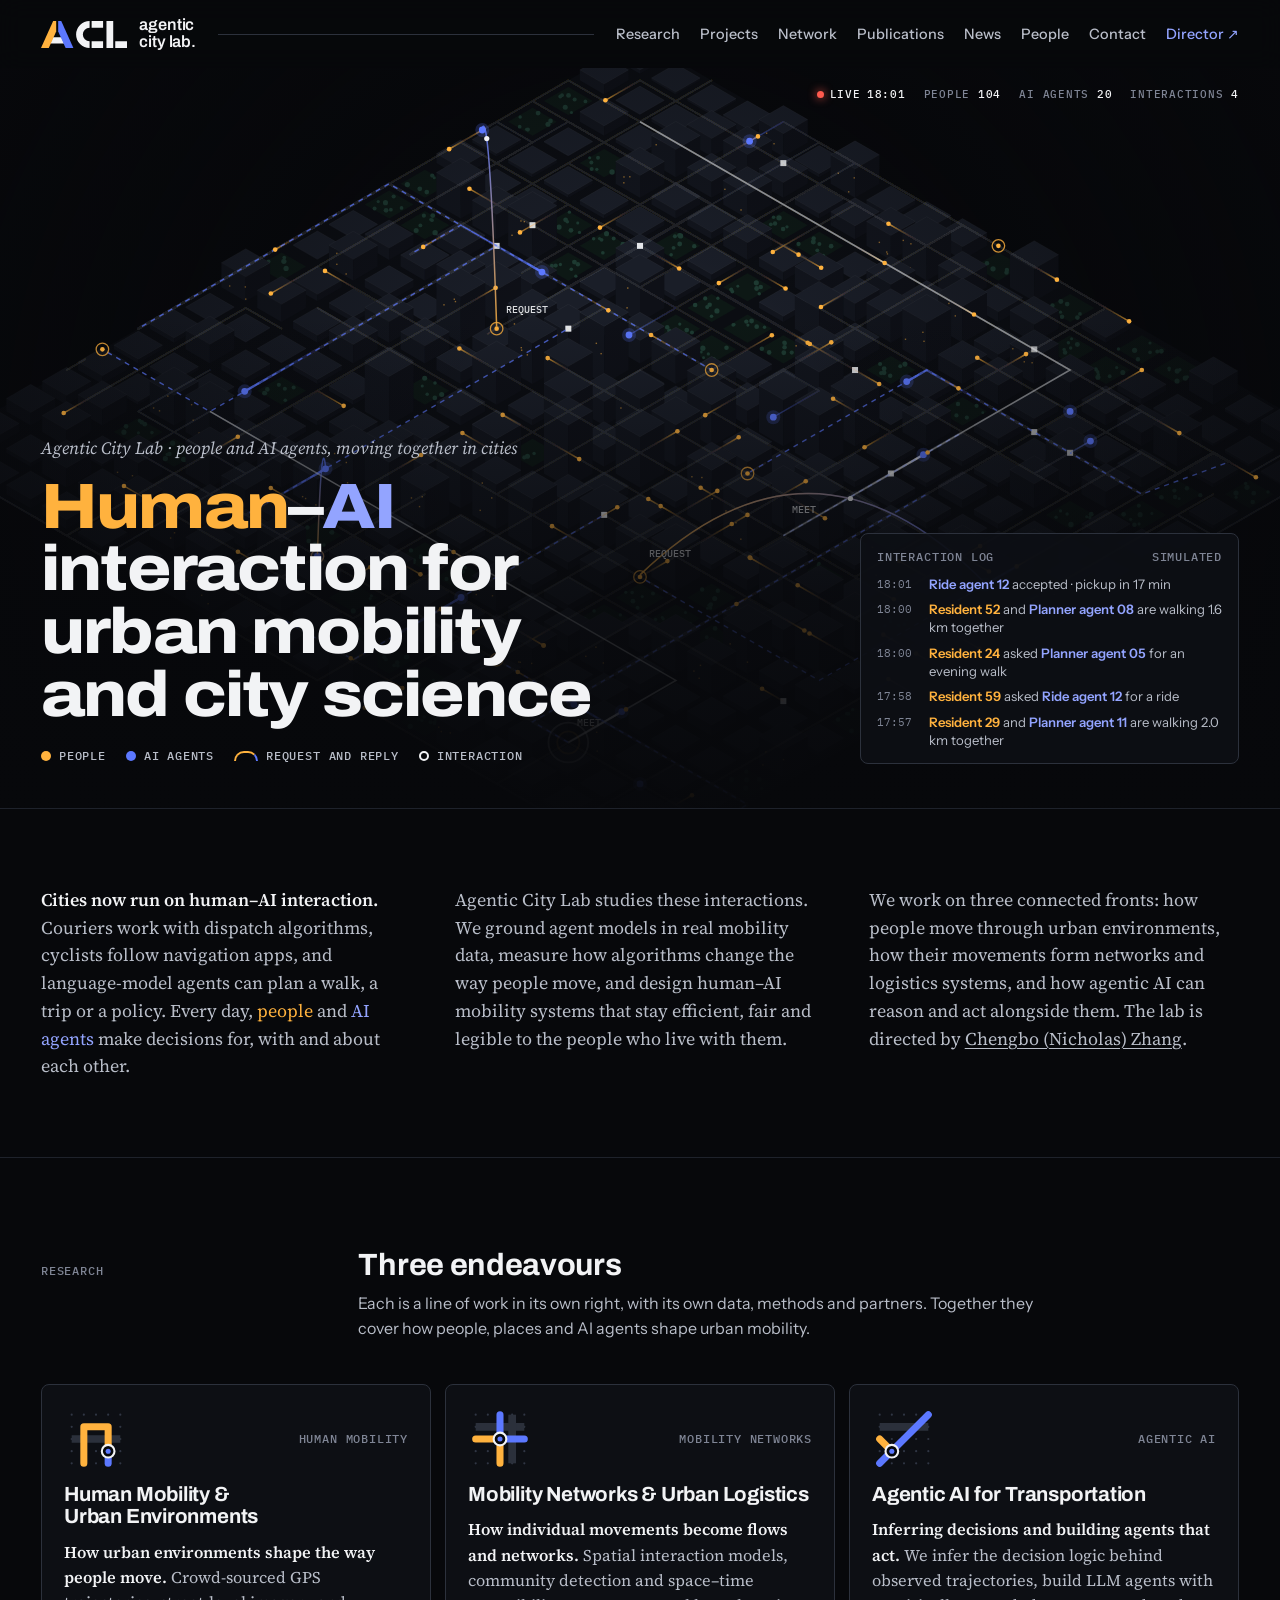
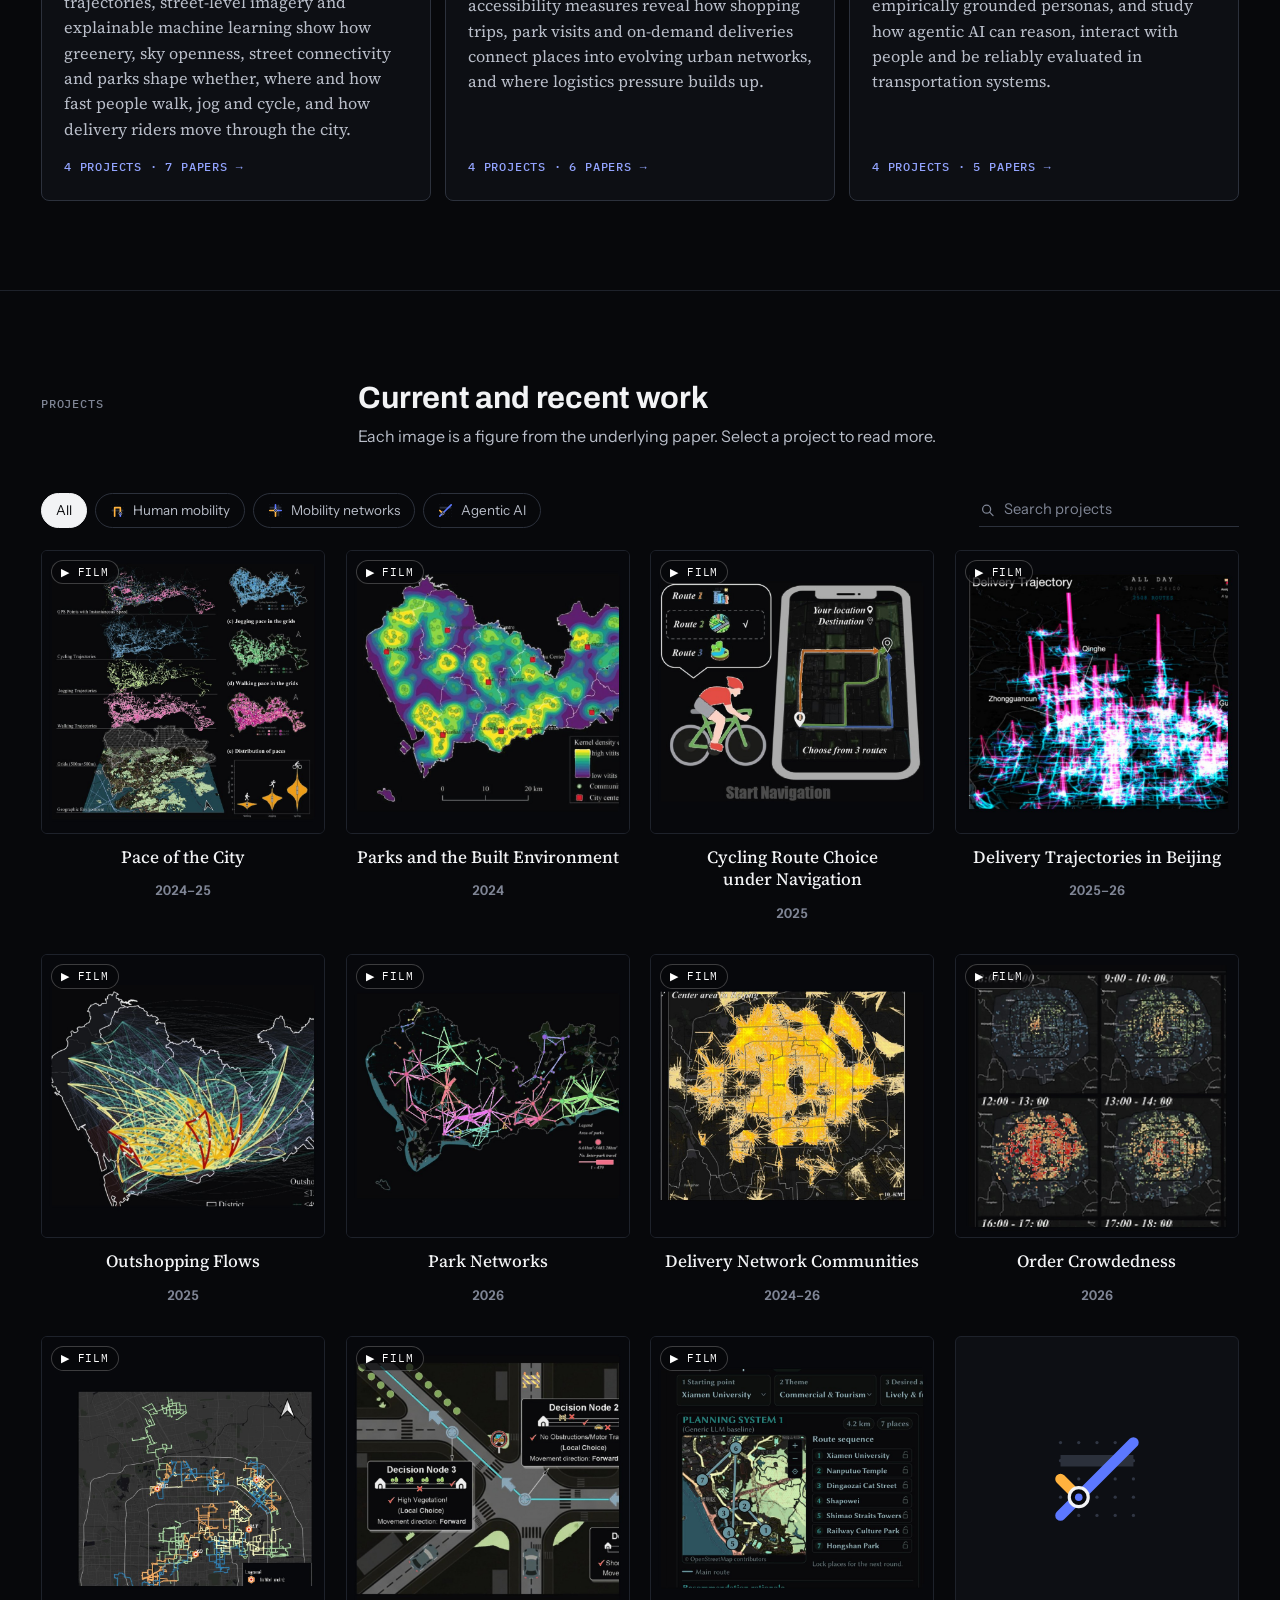
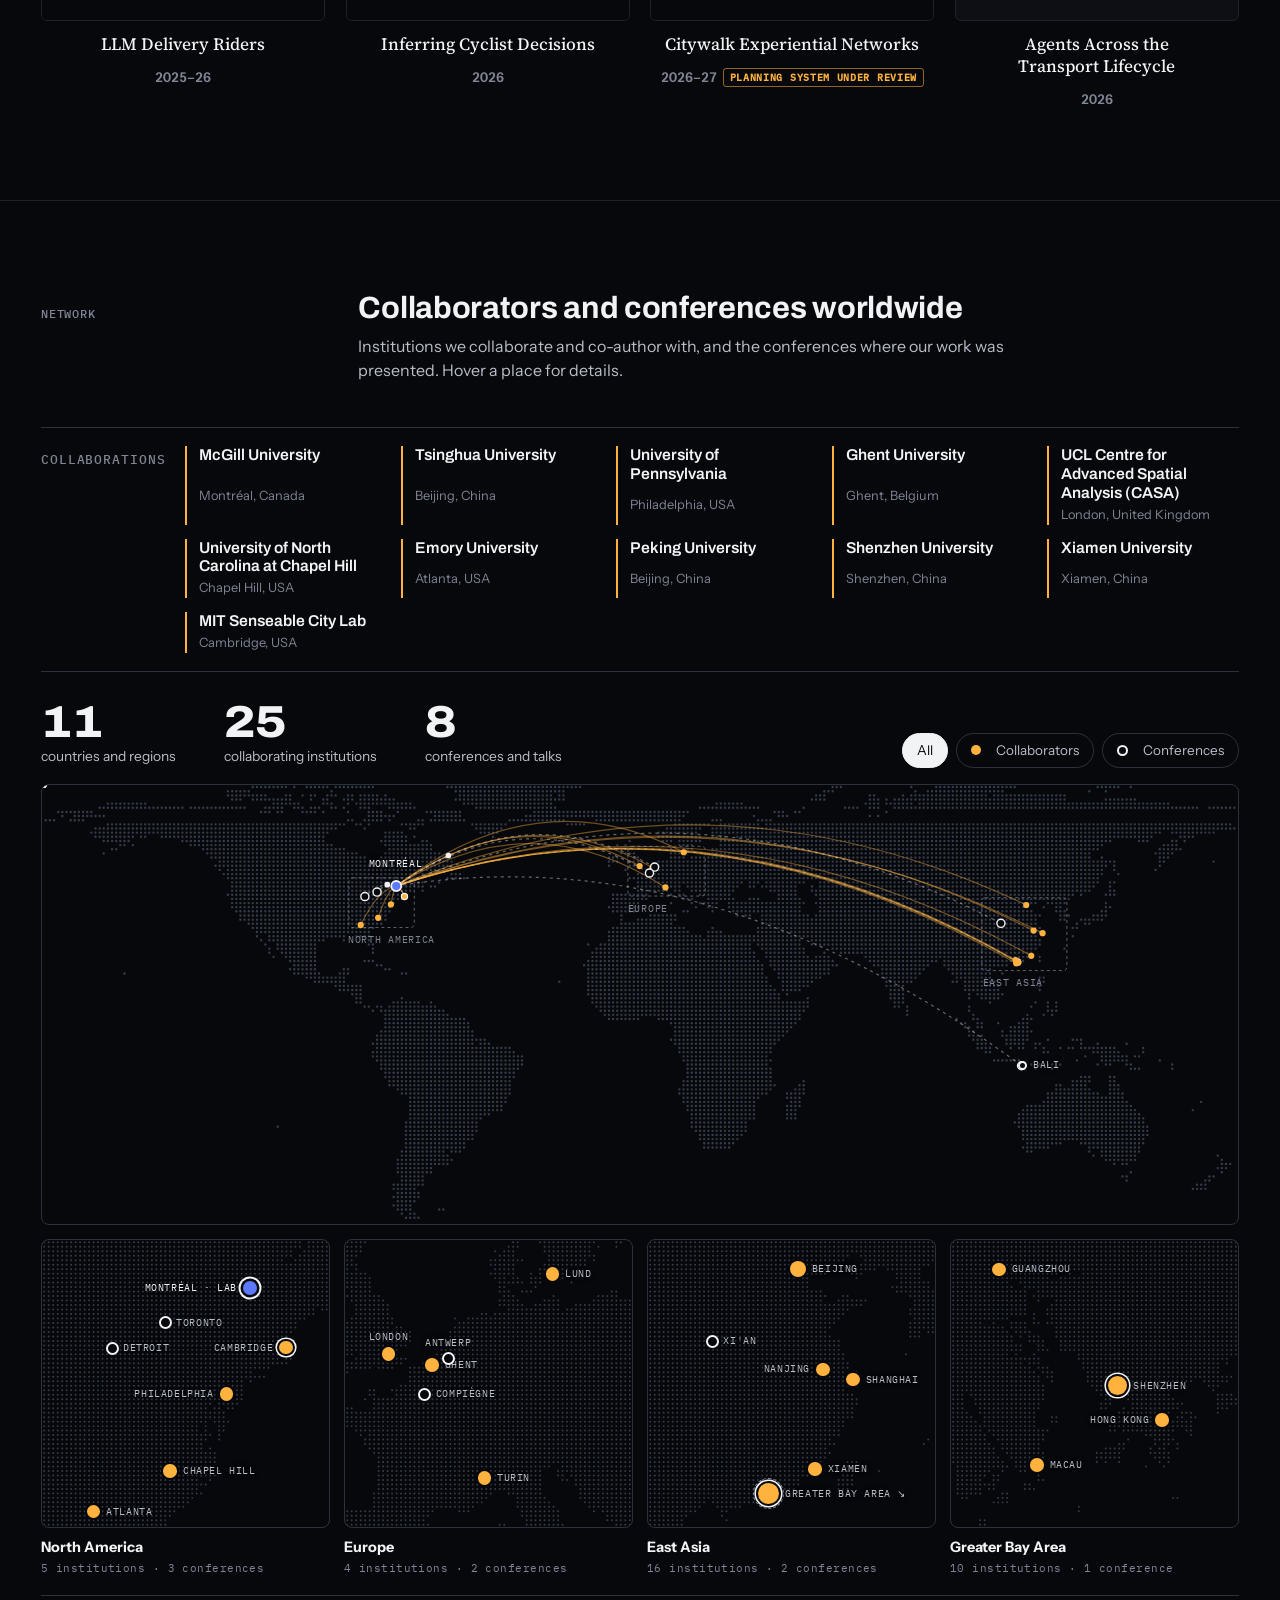
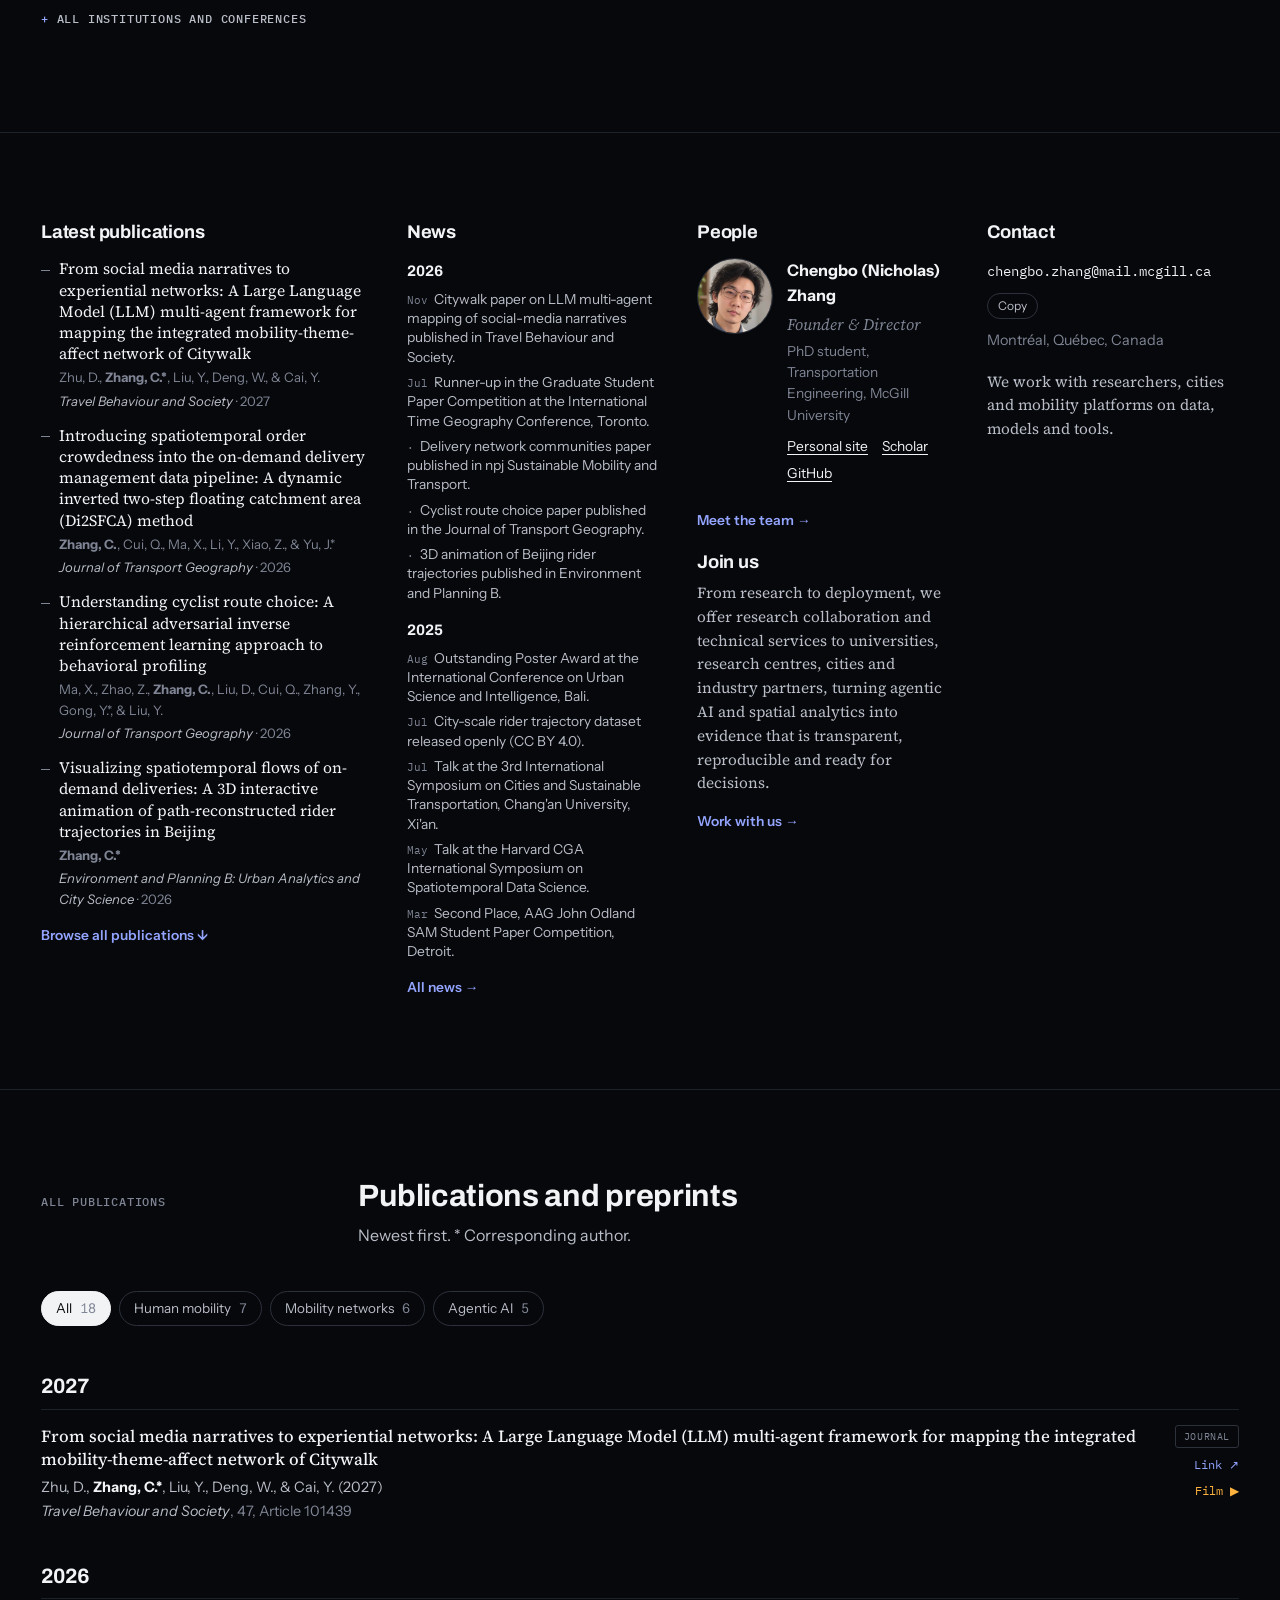
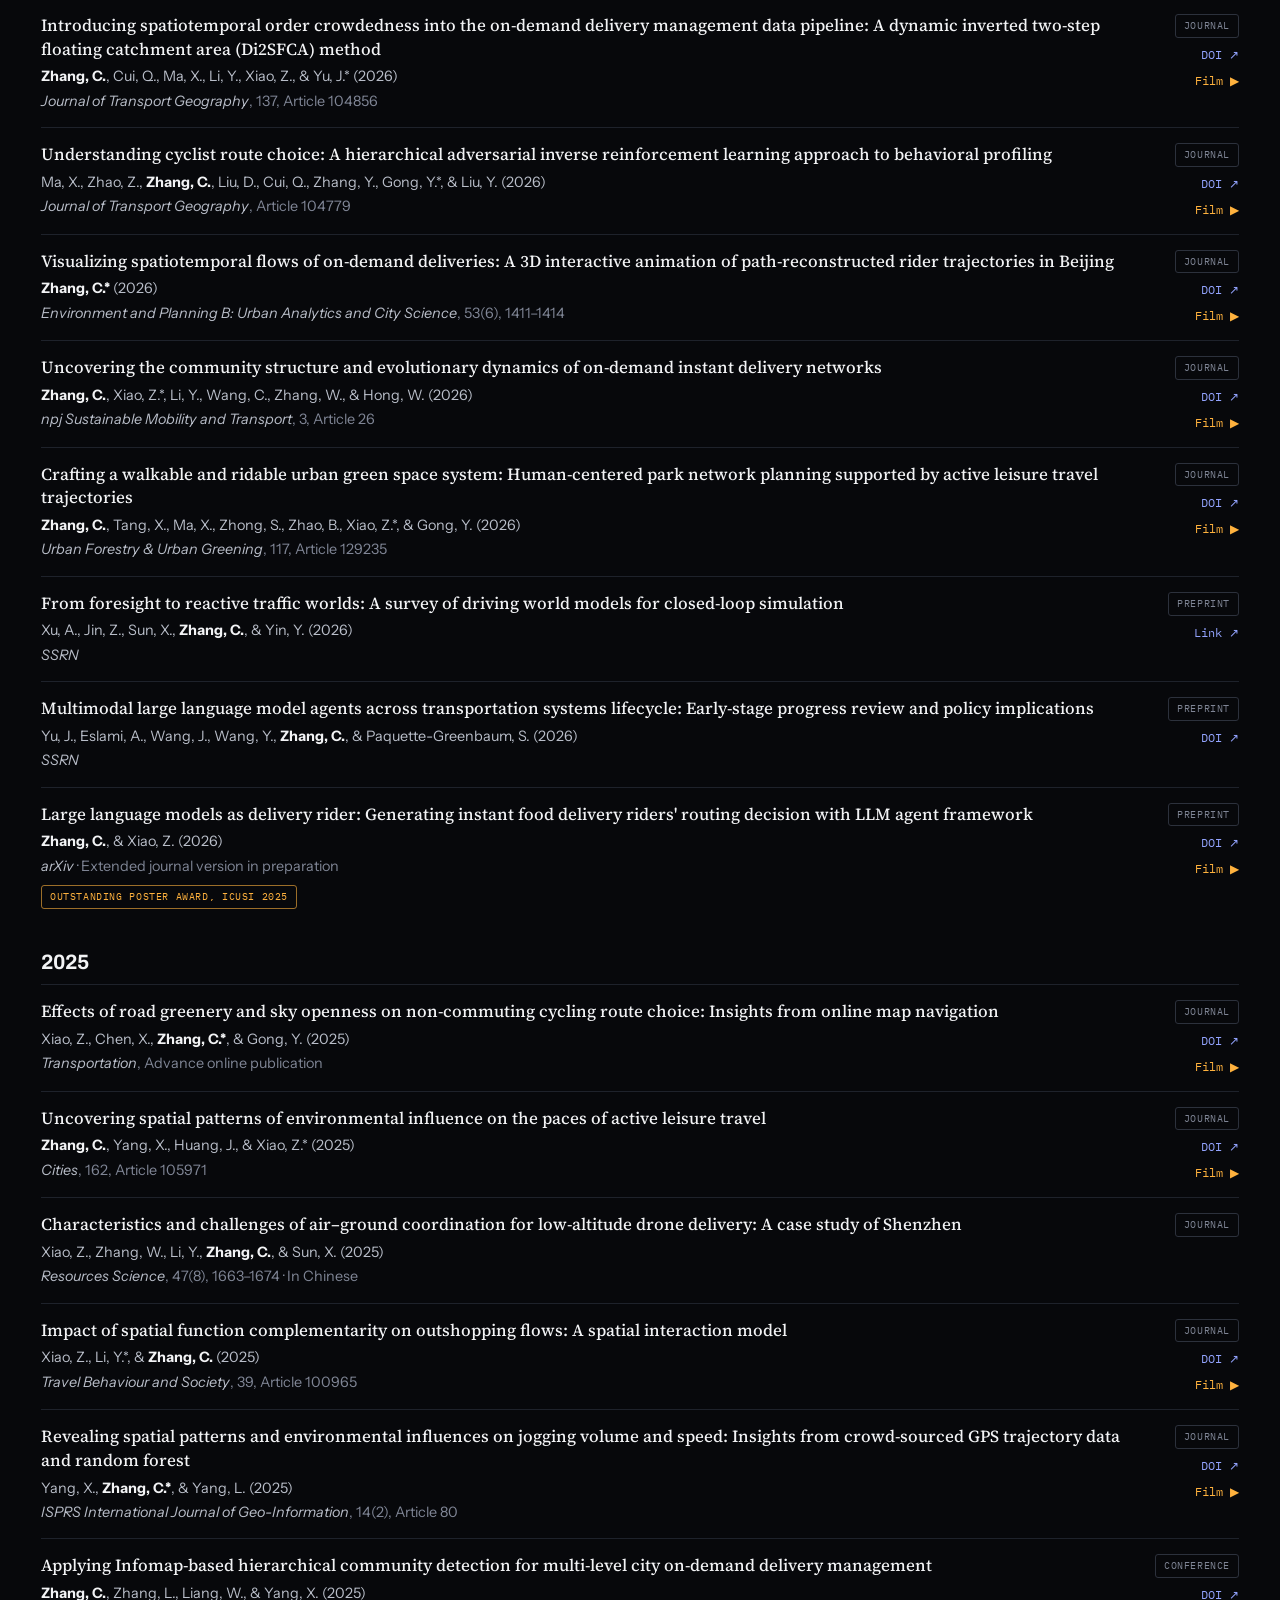
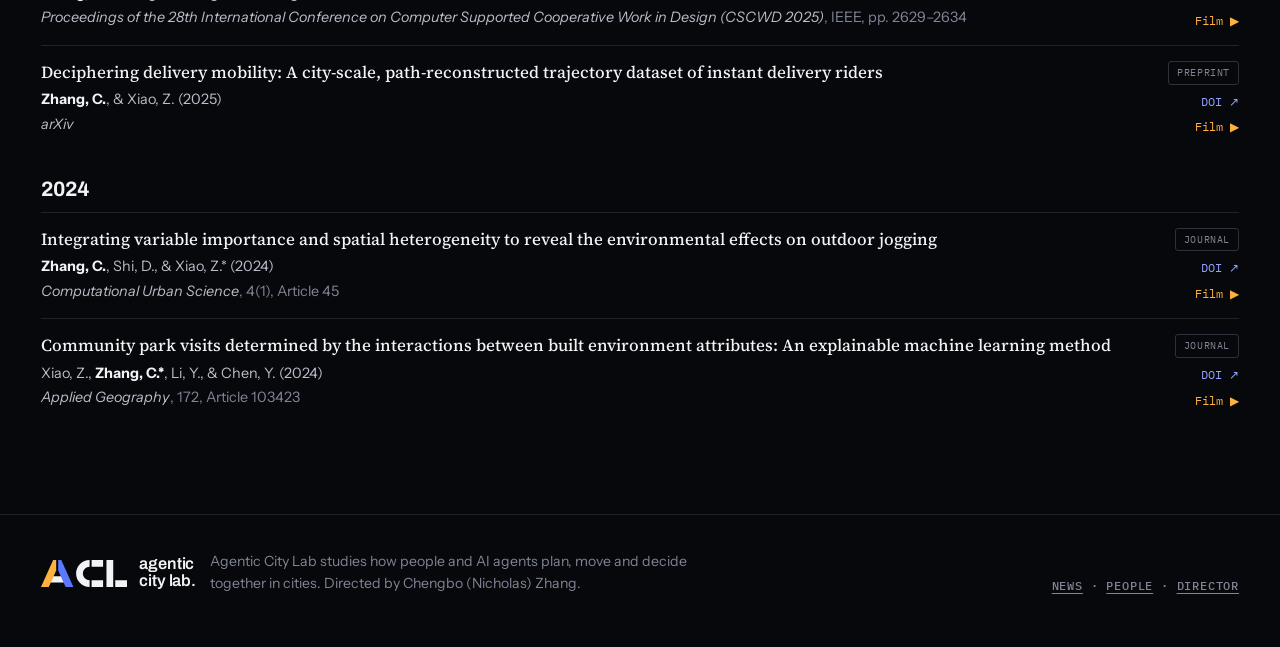
<file: index.html>
<!doctype html>
<html lang="en">
<head>
<meta charset="utf-8">
<meta name="viewport" content="width=device-width, initial-scale=1, viewport-fit=cover">
<meta property="og:title" content="Agentic City Lab">
<meta property="og:description" content="Agentic City Lab studies human–AI interaction for urban mobility and city science: how people and AI agents plan, move and decide together in cities.">
<meta property="og:type" content="website">
<meta name="theme-color" content="#07080B">
<link rel="icon" href="assets/favicon.svg" type="image/svg+xml">
<title>Agentic City Lab</title>
<meta name="description" content="Agentic City Lab studies human–AI interaction for urban mobility and city science: how people and AI agents plan, move and decide together in cities.">
<link rel="stylesheet" href="assets/fonts/fonts.css">
<link rel="stylesheet" href="assets/base.css?v=93bc6c0b">
<style>


/* Hero: live human–AI city */
.hero{position:relative;border-bottom:1px solid var(--line)}
.hero-canvas{position:relative;height:clamp(480px,58vw,740px);overflow:hidden;background:var(--bg)}
.stage{position:absolute;inset:0}
.stage canvas{width:100%;height:100%}
.hud{position:absolute;top:18px;right:var(--gut);display:flex;gap:18px;flex-wrap:wrap;justify-content:flex-end;color:var(--fg-3);font-size:.68rem}
.hud b{color:var(--fg);font-weight:500}
.hud .live{color:var(--fg);display:inline-flex;align-items:center;gap:6px}
.hud .live::before{content:"";width:7px;height:7px;border-radius:50%;background:#FF5A4E;box-shadow:0 0 10px #FF5A4E}
.hero-over{position:absolute;left:0;right:0;bottom:0;padding-block:0 clamp(24px,3.4vw,44px);background:linear-gradient(to top,rgba(7,8,11,.96) 0%,rgba(7,8,11,.75) 42%,rgba(7,8,11,0) 100%);pointer-events:none}
.hero-over .wrap{display:grid;grid-template-columns:minmax(0,1.35fr) minmax(0,.65fr);gap:32px;align-items:end;padding-top:120px}
.hero-over .wrap > *{pointer-events:auto}
.kicker{font-family:var(--font-serif);font-style:italic;color:var(--fg-2);font-size:1.08rem;margin-bottom:14px}
.hero h1{font-size:clamp(2.2rem,5vw,4.6rem);font-weight:800;font-stretch:112%;font-variation-settings:"wdth" 112;letter-spacing:-.028em;line-height:.98;max-width:15ch}
.hero h1 .h{color:var(--human)} .hero h1 .a{color:var(--agent-2)}
.legend{display:flex;flex-wrap:wrap;gap:8px 20px;margin-top:20px;color:var(--fg-2)}
.legend span{display:inline-flex;align-items:center;gap:8px}
.legend i{display:inline-block;width:10px;height:10px;border-radius:50%}
.legend .arc{width:24px;height:10px;border-radius:12px 12px 0 0;border:2px solid var(--human);border-bottom:0;border-right-color:var(--agent);background:none}
.livelog{background:rgba(13,15,20,.9);border:1px solid var(--line-2);border-radius:8px;padding:14px 16px}
.livelog .mono{color:var(--fg-3);margin-bottom:10px;display:flex;justify-content:space-between}
.livelog ul{display:grid;gap:8px;min-height:7.2em}
.livelog li{display:grid;grid-template-columns:44px minmax(0,1fr);gap:8px;font-size:.82rem;line-height:1.35;color:var(--fg-2);animation:rise .4s ease}
.livelog li .t{font-family:var(--font-mono);font-size:.7rem;color:var(--fg-3);padding-top:1px}
.livelog b{font-weight:600}
@keyframes rise{from{opacity:.2;transform:translateY(4px)}to{opacity:1;transform:none}}
@media (prefers-reduced-motion: reduce){.livelog li{animation:none}}
@media (max-width:860px){
  .hero-canvas{height:auto}
  .stage{position:relative;height:340px}
  .hero-over{position:static;background:none;padding-block:0 32px}
  .hero-over .wrap{grid-template-columns:1fr;padding-top:24px}
  .livelog ul{min-height:0}
  .hud{font-size:.6rem;gap:10px;top:12px}
}

/* Intro: three serif columns */
.intro{display:grid;grid-template-columns:repeat(3,minmax(0,1fr));gap:clamp(24px,3.4vw,52px);padding-block:clamp(52px,6vw,88px)}
.intro p{font-family:var(--font-serif);font-size:1.12rem;line-height:1.55;color:var(--fg-2)}
.intro p b{color:var(--fg);font-weight:600}
.intro p .h{color:var(--human)} .intro p .a{color:var(--agent-2)}
@media (max-width:900px){.intro{grid-template-columns:1fr}}

/* Research endeavours (three parallel cards) */
.route{display:grid;grid-template-columns:repeat(3,minmax(0,1fr));gap:14px}
.area{padding:22px 22px 24px;border:1px solid var(--line-2);border-radius:8px;display:flex;flex-direction:column;gap:12px;background:var(--bg-2)}
.area .top{display:flex;align-items:center;justify-content:space-between;gap:12px}
.area svg{width:64px;height:64px}
.area .mono{color:var(--fg-3)}
.area h3{font-size:1.28rem}
.area p{font-family:var(--font-serif);color:var(--fg-2);font-size:1.02rem}
.area p b{color:var(--fg);font-weight:600}
.area .cnt{text-decoration:none;color:var(--agent-2);margin-top:auto;padding-top:4px}
.area .cnt:hover{color:var(--fg)}
@media (max-width:900px){.route{grid-template-columns:1fr}}

/* Information grid (Senseable-style) */
.info{display:grid;grid-template-columns:1.3fr 1fr 1fr 1fr;gap:clamp(22px,3vw,44px)}
.info h2{font-size:1.15rem;margin-bottom:16px;font-family:var(--font-display)}
.info .col{min-width:0}
.mini{display:grid;gap:14px}
.mini li{display:grid;gap:3px;padding-left:18px;position:relative}
.mini li::before{content:"";position:absolute;left:0;top:.72em;width:9px;height:1px;background:var(--fg-3)}
.mini .t{font-family:var(--font-serif);font-size:.98rem;line-height:1.35;color:var(--fg)}
.mini .t a{text-decoration:none}
.mini .s{font-size:.82rem;color:var(--fg-3)}
.mini .s i{color:var(--fg-2)}
.years{display:grid;gap:14px}
.years .y{font-family:var(--font-display);font-weight:700;font-size:.95rem;color:var(--fg)}
.years ul{display:grid;gap:6px;margin-top:6px}
.years li{font-size:.86rem;color:var(--fg-2);line-height:1.4}
.years li span{font-family:var(--font-mono);font-size:.68rem;color:var(--fg-3);margin-right:6px}
.years li .nlink{all:unset;cursor:pointer;color:inherit}
.years li .nlink:hover{color:var(--fg)}
.nlink:focus-visible,.person button:focus-visible{outline:2px solid var(--agent-2);outline-offset:3px;border-radius:3px}
.person{display:grid;grid-template-columns:76px minmax(0,1fr);gap:4px 14px;margin-bottom:22px;align-items:start}
.person .ph{grid-row:span 4;width:76px;height:76px;border-radius:50%;overflow:hidden;border:1px solid var(--line-2);position:relative;background:var(--bg-3)}
.person button.ph{padding:0;cursor:pointer;display:block}
.person .pname{all:unset;cursor:pointer}
.person .pname:hover{color:var(--agent-2)}
.person .ph img{display:block;width:100%;height:100%;object-fit:cover}
.person > :not(.ph){grid-column:2}
.person b{font-size:1rem}
.person i{font-family:var(--font-serif);color:var(--fg-3)}
.person .links{display:flex;flex-wrap:wrap;gap:6px 14px;margin-top:6px;font-size:.86rem}
.join p{font-family:var(--font-serif);color:var(--fg-2);font-size:.96rem}
.info .more{display:inline-block;margin-top:16px;font-size:.86rem;font-weight:600;text-decoration:none;color:var(--agent-2)}
@media (max-width:1000px){.info{grid-template-columns:1fr 1fr}}
@media (max-width:600px){.info{grid-template-columns:1fr}}
.foot-l{display:flex;gap:14px;align-items:center}
</style>

</head>
<body>

<header class="site-head">
  <div class="wrap">
    <a class="lockup" href="#top" id="headlock" aria-label="Agentic City Lab home"></a>
    <span class="rule" aria-hidden="true"></span>
    <button class="menu-btn" aria-expanded="false" aria-controls="nav">Menu</button>
    <nav class="site-nav" id="nav" aria-label="Sections">
      <a href="#route">Research</a><a href="#projects">Projects</a><a href="#network">Network</a><a href="#publications">Publications</a><a href="news/">News</a><a href="people/">People</a><a href="#contact">Contact</a><a class="hl" href="nicholas/">Director ↗</a>
    </nav>
  </div>
</header>

<main id="top">
  <section class="hero">
    <div class="hero-canvas">
      <div class="stage"><canvas id="sim" role="img" aria-label="Live simulation: residents (amber) send requests to AI agents (blue), which plan routes, meet them, travel with them and hand over orders"></canvas></div>
      <div class="hud mono" aria-hidden="true"><span class="live">Live <b id="h-clock" class="num">17:40</b></span><span>People <b id="h-people" class="num">0</b></span><span>AI agents <b id="h-agents" class="num">0</b></span><span>Interactions <b id="h-inter" class="num">0</b></span></div>
      <div class="hero-over">
        <div class="wrap">
          <div>
            <p class="kicker">Agentic City Lab · people and AI agents, moving together in cities</p>
            <h1><span class="h">Human</span>–<span class="a">AI</span> interaction for urban mobility and city science</h1>
            <div class="legend mono">
              <span><i style="background:var(--human)"></i>People</span>
              <span><i style="background:var(--agent)"></i>AI agents</span>
              <span><i class="arc"></i>Request and reply</span>
              <span><i style="border:2px solid var(--fg)"></i>Interaction</span>
            </div>
          </div>
          <aside class="livelog" aria-label="Live interaction log"><p class="mono"><span>Interaction log</span><span>simulated</span></p><ul id="log"></ul></aside>
        </div>
      </div>
    </div>
  </section>

  <section class="wrap intro" id="mission">
    <p><b>Cities now run on human–AI interaction.</b> Couriers work with dispatch algorithms, cyclists follow navigation apps, and language-model agents can plan a walk, a trip or a policy. Every day, <span class="h">people</span> and <span class="a">AI agents</span> make decisions for, with and about each other.</p>
    <p>Agentic City Lab studies these interactions. We ground agent models in real mobility data, measure how algorithms change the way people move, and design human–AI mobility systems that stay efficient, fair and legible to the people who live with them.</p>
    <p>We work on three connected fronts: how people move through urban environments, how their movements form networks and logistics systems, and how agentic AI can reason and act alongside them. The lab is directed by <a href="nicholas/">Chengbo (Nicholas) Zhang</a>.</p>
  </section>

  <section class="section" id="route">
    <div class="wrap">
      <div class="sec-head"><span class="mono">Research</span><div><h2>Three endeavours</h2><p>Each is a line of work in its own right, with its own data, methods and partners. Together they cover how people, places and AI agents shape urban mobility.</p></div></div>
      <div class="route" id="stages"></div>
    </div>
  </section>

  <section class="section" id="projects">
    <div class="wrap">
      <div class="sec-head"><span class="mono">Projects</span><div><h2>Current and recent work</h2><p>Each image is a figure from the underlying paper. Select a project to read more.</p></div></div>
      <div class="tools"><div class="chips" id="chips" role="group" aria-label="Filter projects by research stage"></div>
        <label class="search"><span id="sicon"></span><input id="q" type="search" placeholder="Search projects" aria-label="Search projects"></label></div>
      <div class="wall" id="wall"></div>
    </div>
  </section>

  <section class="section" id="network">
    <div class="wrap">
      <div class="sec-head"><span class="mono">Network</span><div><h2>Collaborators and conferences worldwide</h2><p>Institutions we collaborate and co-author with, and the conferences where our work was presented. Hover a place for details.</p></div></div>
      <div id="wmap"></div>
    </div>
  </section>

  <section class="section" id="info">
    <div class="wrap info">
      <div class="col"><h2>Latest publications</h2><ul class="mini" id="latest"></ul><a class="more" href="#publications">Browse all publications ↓</a></div>
      <div class="col"><h2>News</h2><div class="years" id="news"></div><a class="more" href="news/">All news →</a></div>
      <div class="col"><h2>People</h2>
        <div class="person"><button type="button" class="ph" data-person="chengbo" aria-label="Profile of Chengbo (Nicholas) Zhang"><img src="assets/img/portrait-sq.jpg" width="480" height="480" alt=""></button><b><button type="button" class="pname" data-person="chengbo">Chengbo (Nicholas) Zhang</button></b><i>Founder &amp; Director</i><span class="meta" style="font-size:.86rem">PhD student, Transportation Engineering, McGill University</span>
          <div class="links"><a href="nicholas/">Personal site</a><a href="https://scholar.google.com/citations?user=c6YsYRwAAAAJ" target="_blank" rel="noopener">Scholar</a><a href="https://github.com/Nicholas0027" target="_blank" rel="noopener">GitHub</a></div></div>
        <a class="more" href="people/" style="margin:0 0 22px">Meet the team →</a>
        <div class="join"><h2 style="margin-bottom:8px">Join us</h2><p id="joinlead"></p><a class="more" href="people/#join">Work with us →</a></div>
      </div>
      <div class="col" id="contact"><h2>Contact</h2>
        <div class="copy"><code>chengbo.zhang@mail.mcgill.ca</code><button type="button" data-copy="chengbo.zhang@mail.mcgill.ca">Copy</button></div>
        <p class="meta" style="margin-top:10px;font-size:.9rem">Montréal, Québec, Canada</p>
        <p style="margin-top:18px;font-family:var(--font-serif);color:var(--fg-2);font-size:.96rem">We work with researchers, cities and mobility platforms on data, models and tools.</p>
      </div>
    </div>
  </section>

  <section class="section" id="publications">
    <div class="wrap">
      <div class="sec-head"><span class="mono">All publications</span><div><h2>Publications and preprints</h2><p>Newest first. * Corresponding author.</p></div></div>
      <div class="tools"><div class="chips" id="pubchips" role="group" aria-label="Filter publications by research stage"></div></div>
      <div class="pub-list" id="pubs"></div>
    </div>
  </section>
</main>

<footer class="site-foot">
  <div class="wrap">
    <div class="foot-l"><span class="lockup" id="footlock"></span><p style="max-width:56ch">Agentic City Lab studies how people and AI agents plan, move and decide together in cities. Directed by Chengbo (Nicholas) Zhang.</p></div>
    <p class="mono meta"><a href="news/">News</a> · <a href="people/">People</a> · <a href="nicholas/">Director</a></p>
  </div>
</footer>

<dialog class="proj" id="proj" aria-labelledby="proj-title">
  <button class="xbtn" type="button">Close</button>
  <div class="proj-in"><div class="proj-fig"></div><div class="proj-body"></div></div>
</dialog>

<dialog class="proj" id="dlg" aria-labelledby="dlg-title">
  <button class="xbtn" type="button">Close</button>
  <div class="proj-in"><div class="proj-fig"></div><div class="proj-body"></div></div>
</dialog>

<script src="assets/data.js?v=a13b3fef"></script>
<script>window.ACL_FIG="assets/figures/";window.ACL_IMG="assets/img/";window.ACL_VID="assets/video/"</script>
<script src="assets/gfx.js?v=a385727a"></script>
<script src="assets/worldmask.js?v=82e4a83c"></script>
<script src="assets/worldmap.js?v=31fc9139"></script>
<script src="assets/sim.js?v=94656a0e"></script>
<script src="assets/pages.js?v=6545f0e3"></script>
<script>
(function(){
  const D = window.ACL_DATA, E = ACL.esc;
  ACL.FILM_HREF = '#';                     // publications with a research film link to it
  ACL.menu(); ACL.copyButtons();
  document.getElementById('headlock').innerHTML = ACL.lockup();
  document.getElementById('footlock').innerHTML = ACL.lockup();
  document.getElementById('sicon').innerHTML = ACL.searchIcon;

  document.getElementById('stages').innerHTML = D.themes.map((t, i) => {
    const np = D.projects.filter(p => p.theme === t.id).length, nb = D.pubs.filter(p => p.themes.includes(t.id)).length;
    return `<div class="area"><div class="top">${ACL.glyph(t.id, {label: t.name})}<span class="mono">${E(t.step)}</span></div>
      <h3>${E(t.name)}</h3><p><b>${E(t.short)}</b> ${E(t.body)}</p>
      <a class="mono num cnt" href="#projects" data-theme="${t.id}">${np} project${np===1?'':'s'} · ${nb} paper${nb===1?'':'s'} →</a></div>`;
  }).join('');

  const projects = ACL.projects({ D, grid: document.getElementById('wall'), chips: document.getElementById('chips'), search: document.getElementById('q'), dialog: document.getElementById('proj') });
  document.getElementById('stages').addEventListener('click', e => { const a = e.target.closest('.cnt'); if (!a) return; const c = document.querySelector(`#chips .chip[data-k="${a.dataset.theme}"]`); if (c) c.click(); });

  document.getElementById('latest').innerHTML = D.pubs.slice(0, 4).map(p => { const l = ACL.pubLink(p);
    return `<li><span class="t"><a href="${l || '#publications'}"${l ? ' target="_blank" rel="noopener"' : ''}>${E(p.title)}</a></span><span class="s">${ACL.authors(p.authors)}</span><span class="s"><i>${E(p.venue)}</i> · ${p.inpress ? 'in press' : p.year}</span></li>`; }).join('');
  const byYear = {}; D.news.forEach(n => { const y = (n.date.match(/\d{4}/) || ['—'])[0]; (byYear[y] = byYear[y] || []).push(n); });
  document.getElementById('news').innerHTML = Object.keys(byYear).sort((a, b) => b - a).slice(0, 2).map(y => `<div><span class="y num">${y}</span><ul>${byYear[y].slice(0, 5).map(n => `<li><button type="button" class="nlink" data-news="${n.id}"><span>${E(n.date.replace(/\s?\d{4}/, '') || '·')}</span>${E(n.text)}</button></li>`).join('')}</ul></div>`).join('');
  /* news titles and the director's card open in place; Close returns to this spot, "Full details" / "People page" go on */
  const dlg = document.getElementById('dlg');
  const nd = ACL.newsDialog({ D, dialog: dlg, newsHref: 'news/', onProject: id => projects.open(id) });
  const pd = ACL.personDialog({ D, dialog: dlg, home: 'nicholas/', peopleHref: 'people/' });
  document.getElementById('news').addEventListener('click', e => { const b = e.target.closest('[data-news]'); if (b) nd.open(b.dataset.news); });
  document.querySelector('#info .person').addEventListener('click', e => { const b = e.target.closest('[data-person]'); if (b) pd.open(b.dataset.person); });
  document.getElementById('joinlead').textContent = D.join.lead.split('. ')[0] + '.';

  const fEl = document.getElementById('pubchips'), pEl = document.getElementById('pubs');
  fEl.innerHTML = `<button type="button" class="chip" data-k="all" aria-pressed="true">All <span class="num meta">${D.pubs.length}</span></button>` +
    D.themes.map(t => `<button type="button" class="chip" data-k="${t.id}" aria-pressed="false">${E(t.step)} <span class="num meta">${D.pubs.filter(p => p.themes.includes(t.id)).length}</span></button>`).join('');
  const show = k => { ACL.renderPubs(pEl, D.pubs, p => k === 'all' || p.themes.includes(k)); fEl.querySelectorAll('.chip').forEach(c => c.setAttribute('aria-pressed', c.dataset.k === k)); };
  fEl.addEventListener('click', e => { const b = e.target.closest('.chip'); if (b) show(b.dataset.k); });
  show('all');

  ACL.worldMap({ mount: document.getElementById('wmap'), D });
  ACL.citySim({ canvas: document.getElementById('sim'), log: document.getElementById('log'), speed: 0.55,
    hud: { clock: document.getElementById('h-clock'), people: document.getElementById('h-people'), agents: document.getElementById('h-agents'), inter: document.getElementById('h-inter') } });
})();
</script>

</body>
</html>
</file>
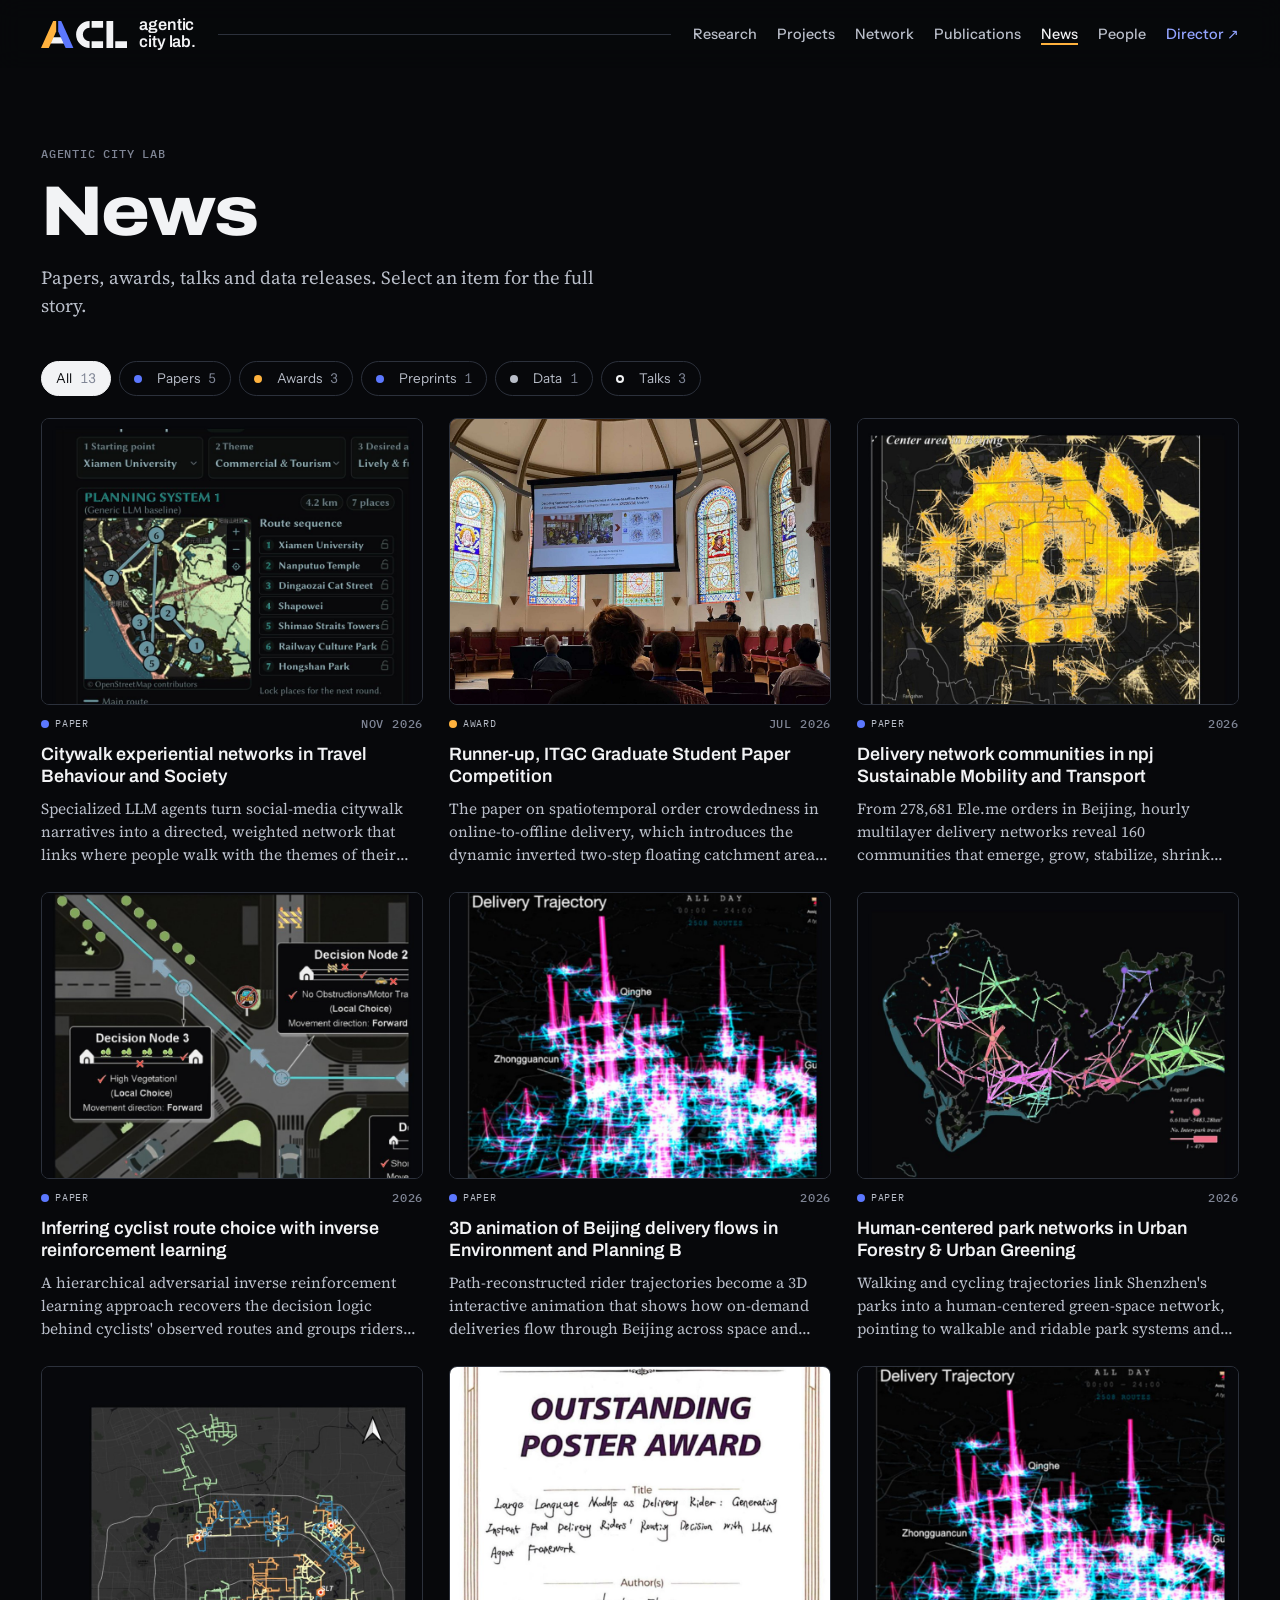
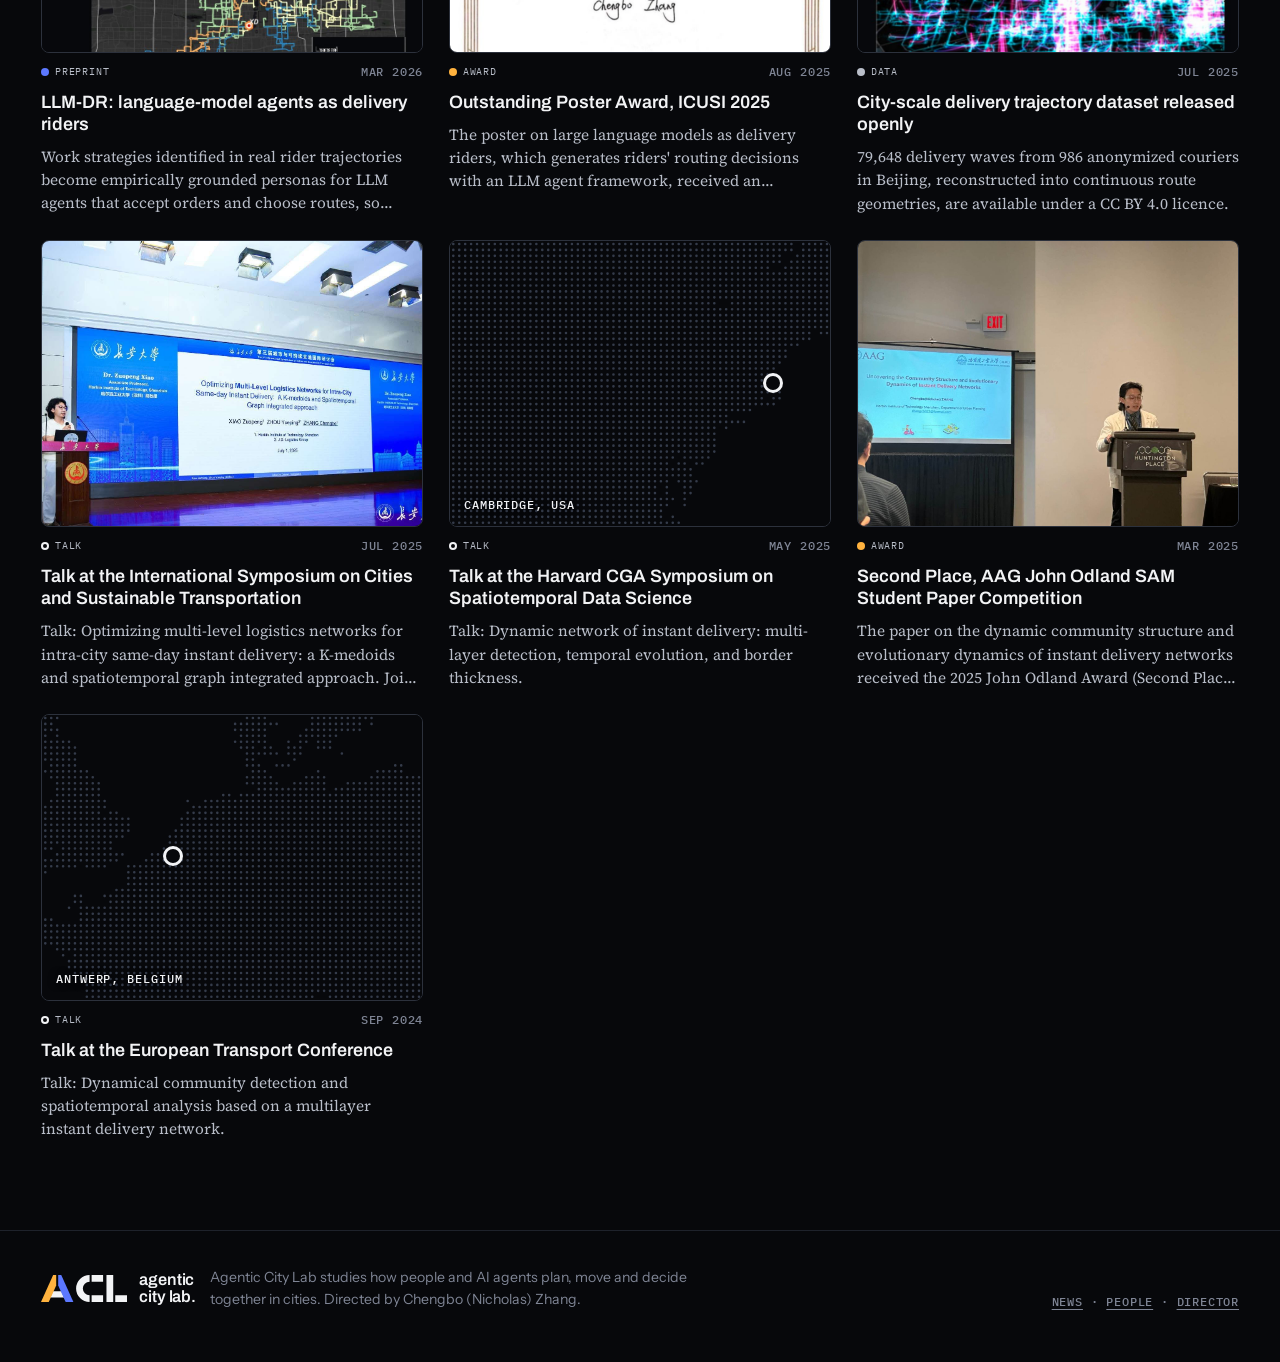
<file: news/index.html>
<!doctype html>
<html lang="en">
<head>
<meta charset="utf-8">
<meta name="viewport" content="width=device-width, initial-scale=1, viewport-fit=cover">
<meta property="og:title" content="News · Agentic City Lab">
<meta property="og:description" content="News from Agentic City Lab: papers, awards, talks and data releases on human–AI interaction for urban mobility and city science.">
<meta property="og:type" content="website">
<meta name="theme-color" content="#07080B">
<link rel="icon" href="../assets/favicon.svg" type="image/svg+xml">
<title>News · Agentic City Lab</title>
<meta name="description" content="News from Agentic City Lab: papers, awards, talks and data releases on human–AI interaction for urban mobility and city science.">
<link rel="stylesheet" href="../assets/fonts/fonts.css">
<link rel="stylesheet" href="../assets/base.css?v=93bc6c0b">
<style>

</style>

</head>
<body>

<header class="site-head">
  <div class="wrap">
    <a class="lockup" href="../" id="headlock" aria-label="Agentic City Lab home"></a>
    <span class="rule" aria-hidden="true"></span>
    <button class="menu-btn" aria-expanded="false" aria-controls="nav">Menu</button>
    <nav class="site-nav" id="nav" aria-label="Sections"><a href="../#route">Research</a><a href="../#projects">Projects</a><a href="../#network">Network</a><a href="../#publications">Publications</a><a href="./" aria-current="page">News</a><a href="../people/">People</a><a class="hl" href="../nicholas/">Director ↗</a></nav>
  </div>
</header>

<main id="top">
  <section class="wrap page-intro">
    <span class="mono">Agentic City Lab</span>
    <h1>News</h1>
    <p>Papers, awards, talks and data releases. Select an item for the full story.</p>
  </section>
  <section class="wrap" style="padding-bottom:clamp(56px,7vw,100px)">
    <div class="tools"><div class="chips" id="chips" role="group" aria-label="Filter news"></div></div>
    <div class="ngrid" id="grid"></div>
  </section>
</main>

<footer class="site-foot">
  <div class="wrap">
    <div style="display:flex;gap:14px;align-items:center"><span class="lockup" id="footlock"></span><p style="max-width:56ch">Agentic City Lab studies how people and AI agents plan, move and decide together in cities. Directed by Chengbo (Nicholas) Zhang.</p></div>
    <p class="mono meta"><a href="./">News</a> · <a href="../people/">People</a> · <a href="../nicholas/">Director</a></p>
  </div>
</footer>

<dialog class="proj" id="dlg" aria-labelledby="dlg-title">
  <button class="xbtn" type="button">Close</button>
  <div class="proj-in"><div class="proj-fig"></div><div class="proj-body"></div></div>
</dialog>
<script src="../assets/data.js?v=a13b3fef"></script>
<script>window.ACL_FIG="../assets/figures/";window.ACL_IMG="../assets/img/";window.ACL_VID="../assets/video/"</script>
<script src="../assets/gfx.js?v=a385727a"></script>
<script src="../assets/worldmask.js?v=82e4a83c"></script>
<script src="../assets/worldmap.js?v=31fc9139"></script>
<script src="../assets/pages.js?v=6545f0e3"></script>
<script>
(function(){
  const D = window.ACL_DATA; ACL.menu();
  document.getElementById('headlock').innerHTML = ACL.lockup(); document.getElementById('footlock').innerHTML = ACL.lockup();
  ACL.newsPage({ D, grid: document.getElementById('grid'), chips: document.getElementById('chips'), dialog: document.getElementById('dlg'), lab: '../', news: './' });
})();
</script>

</body>
</html>
</file>
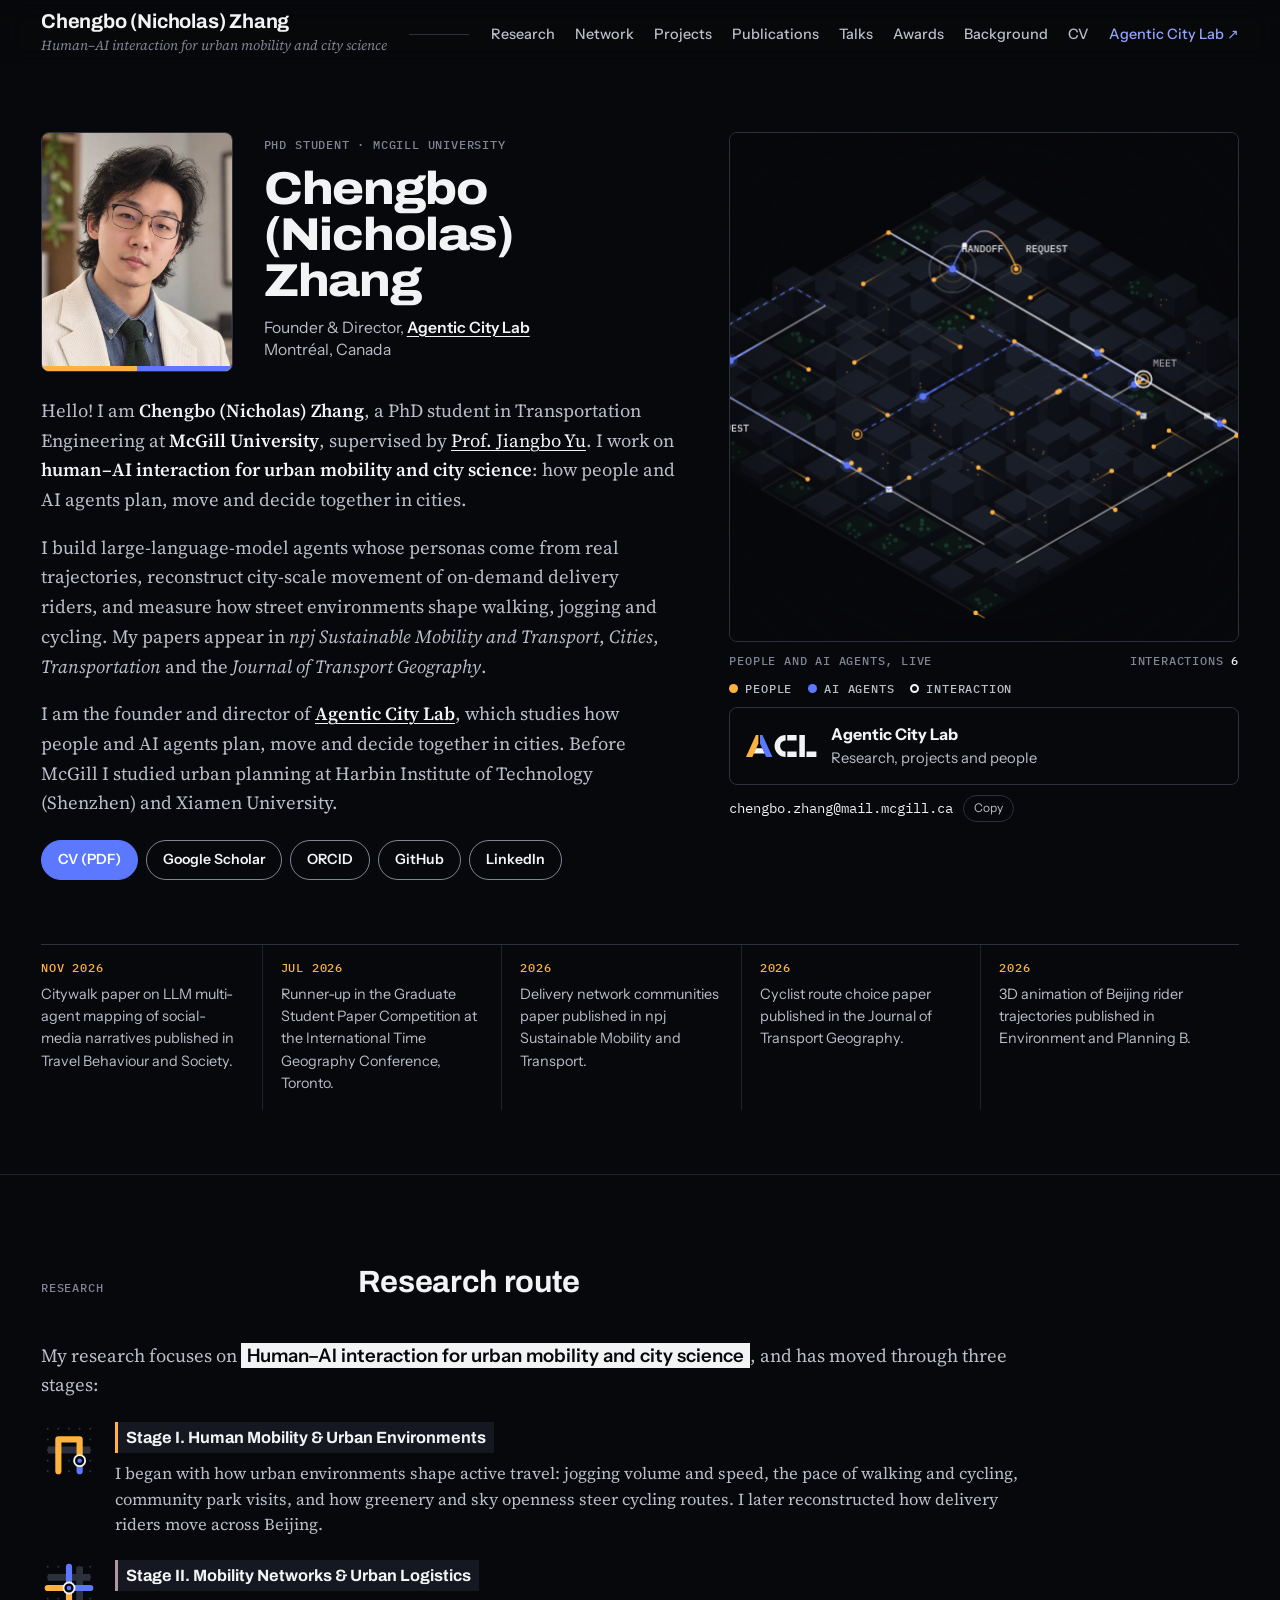
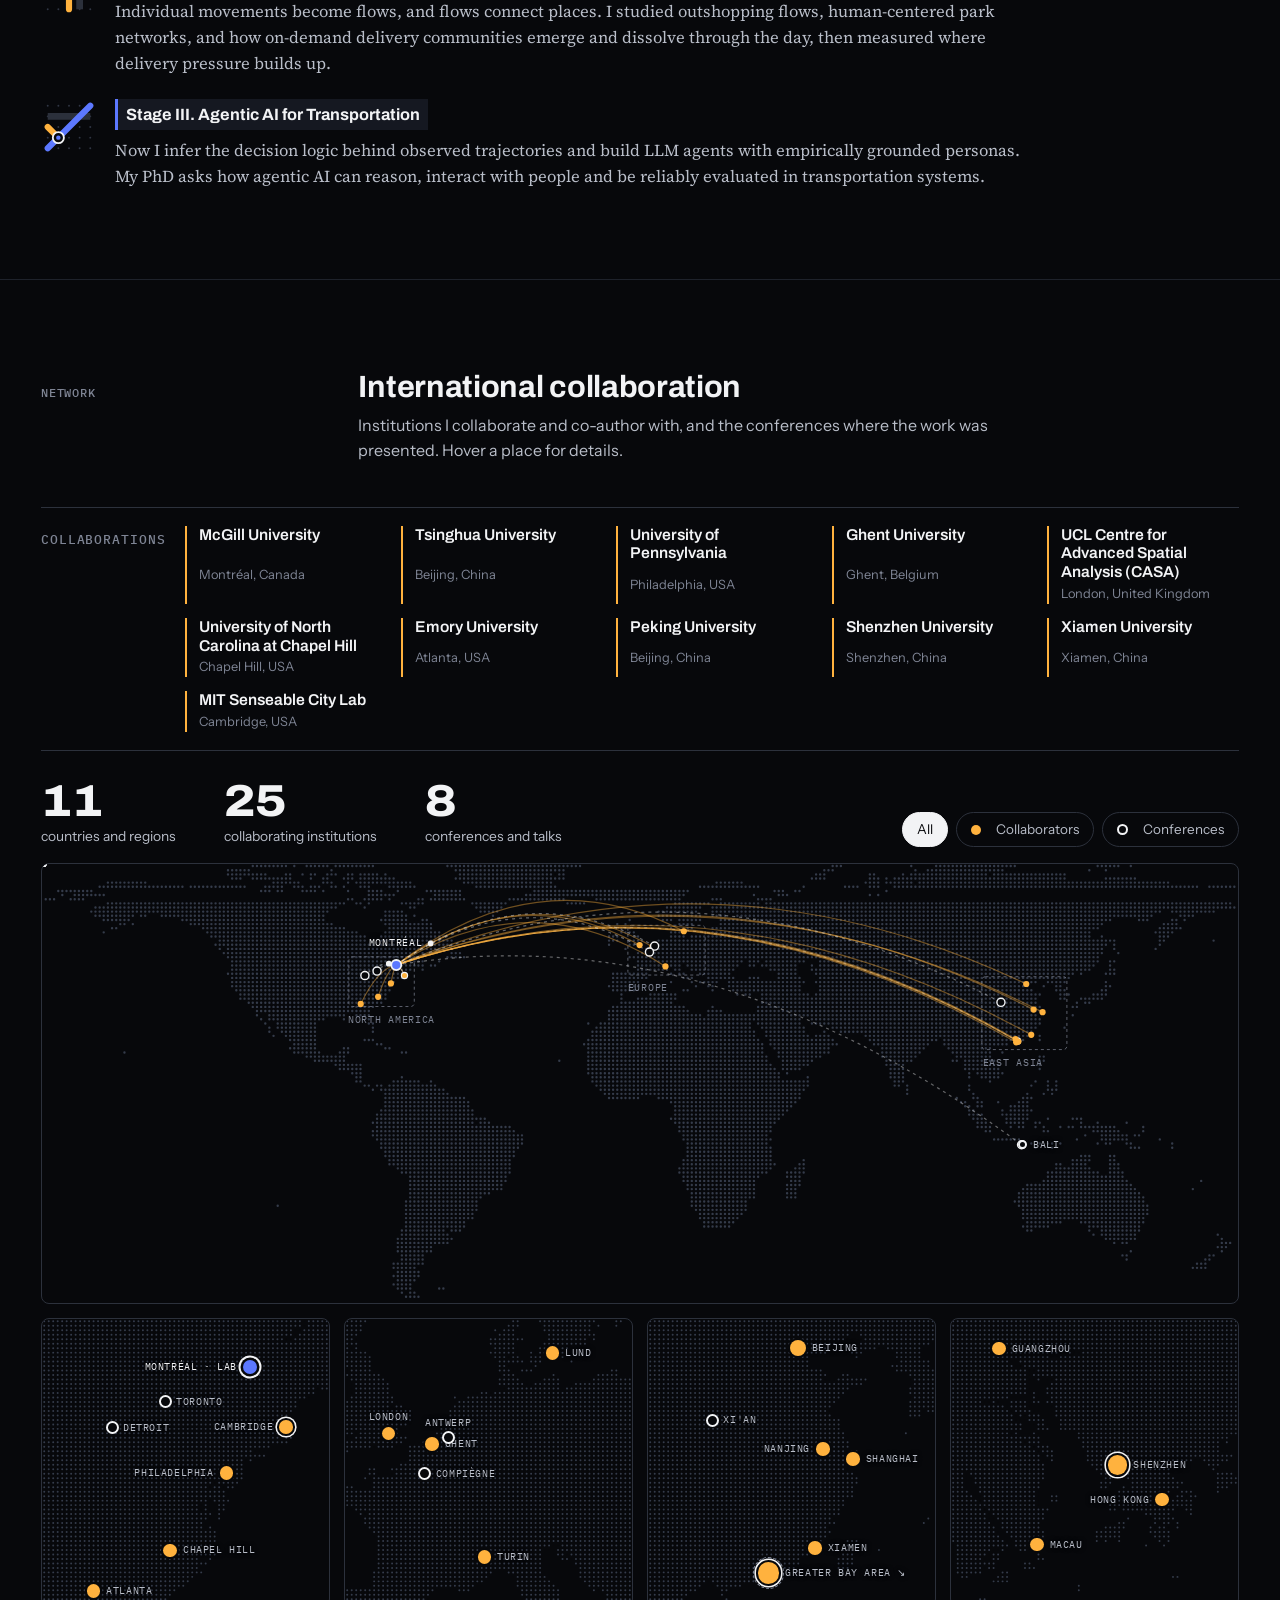
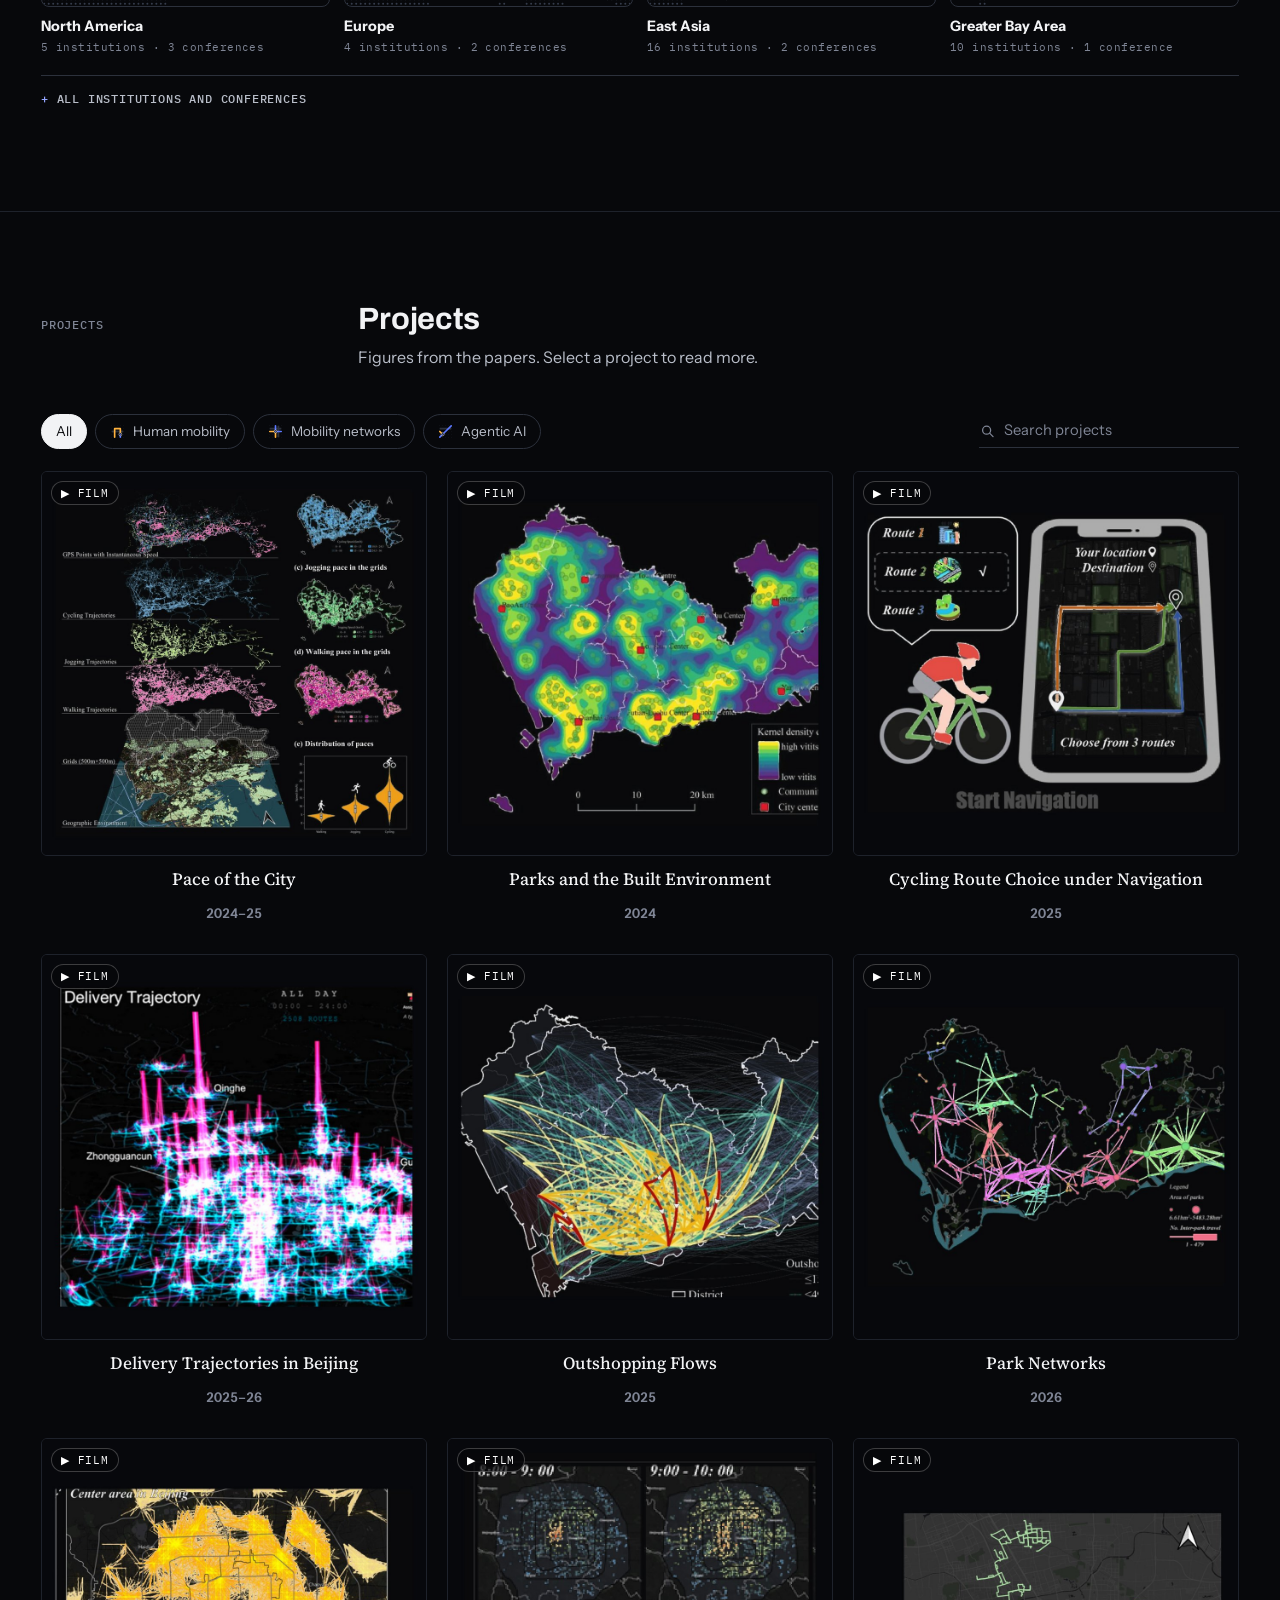
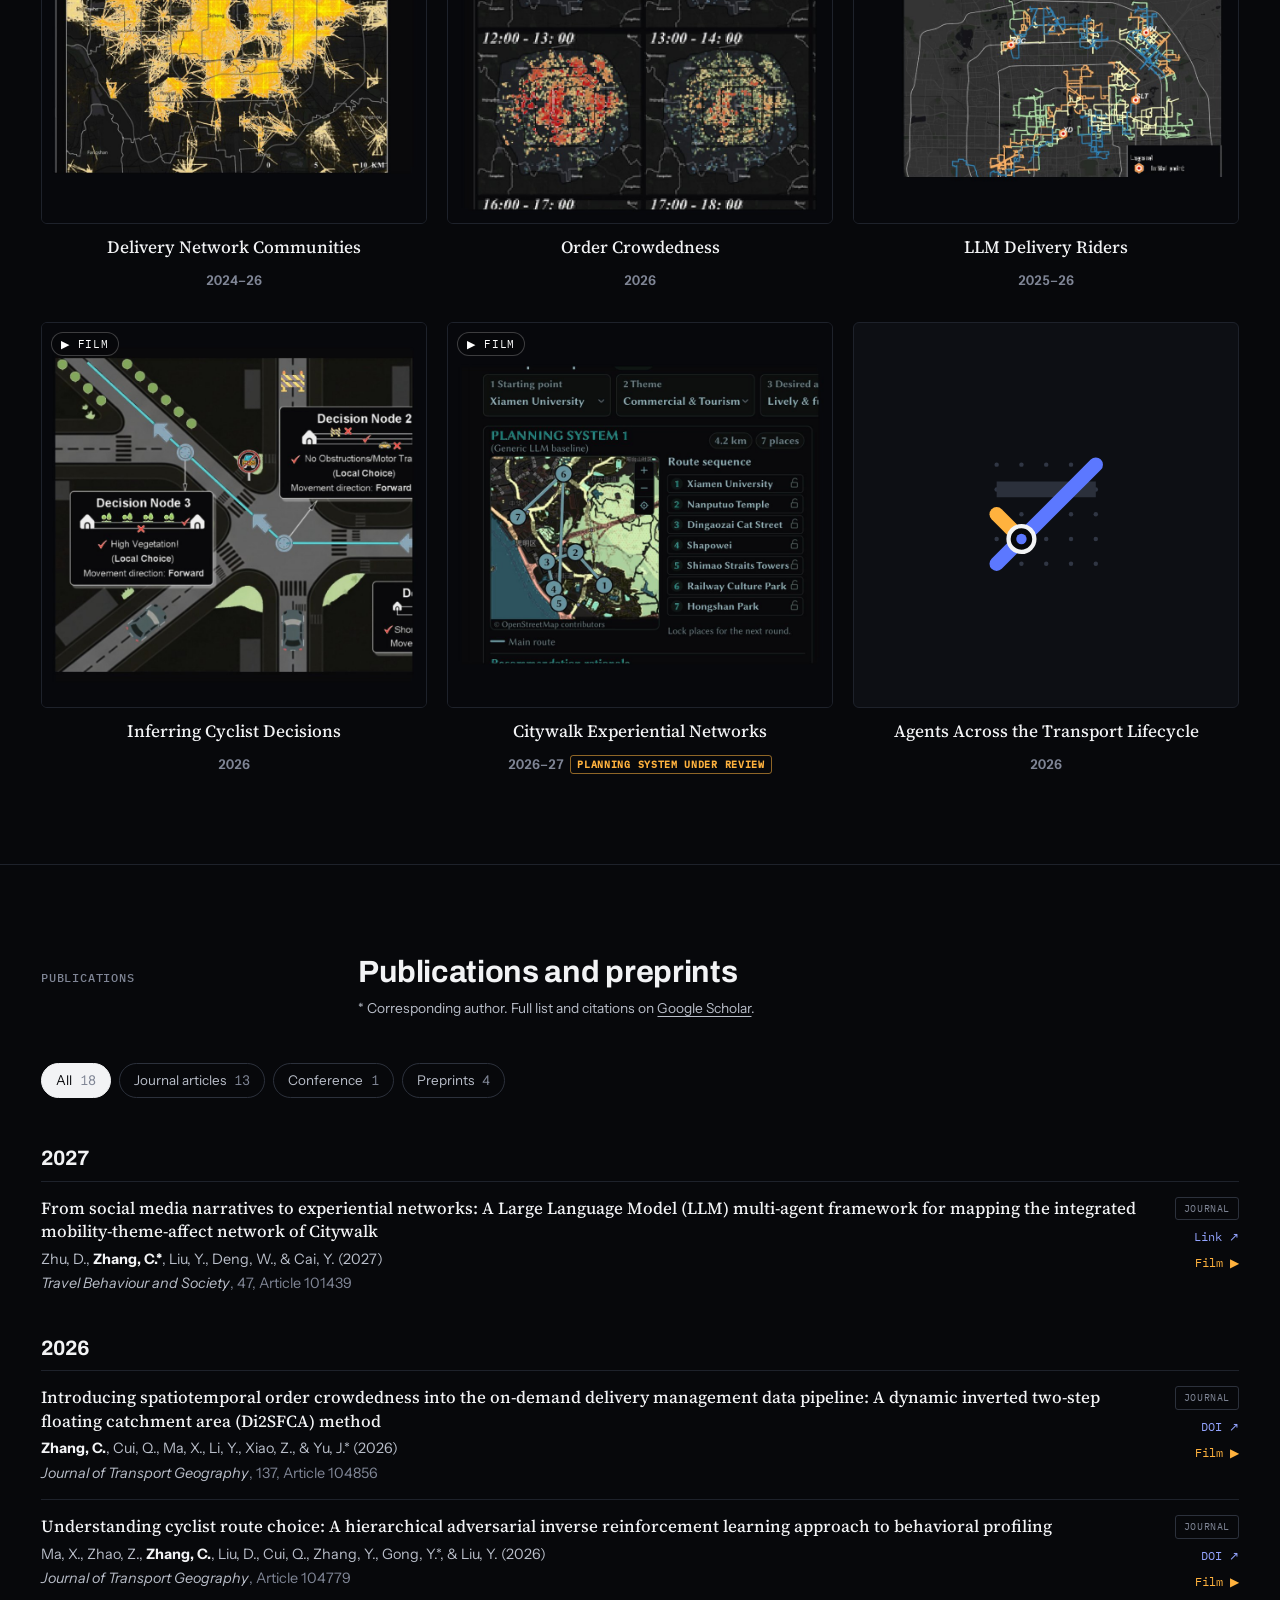
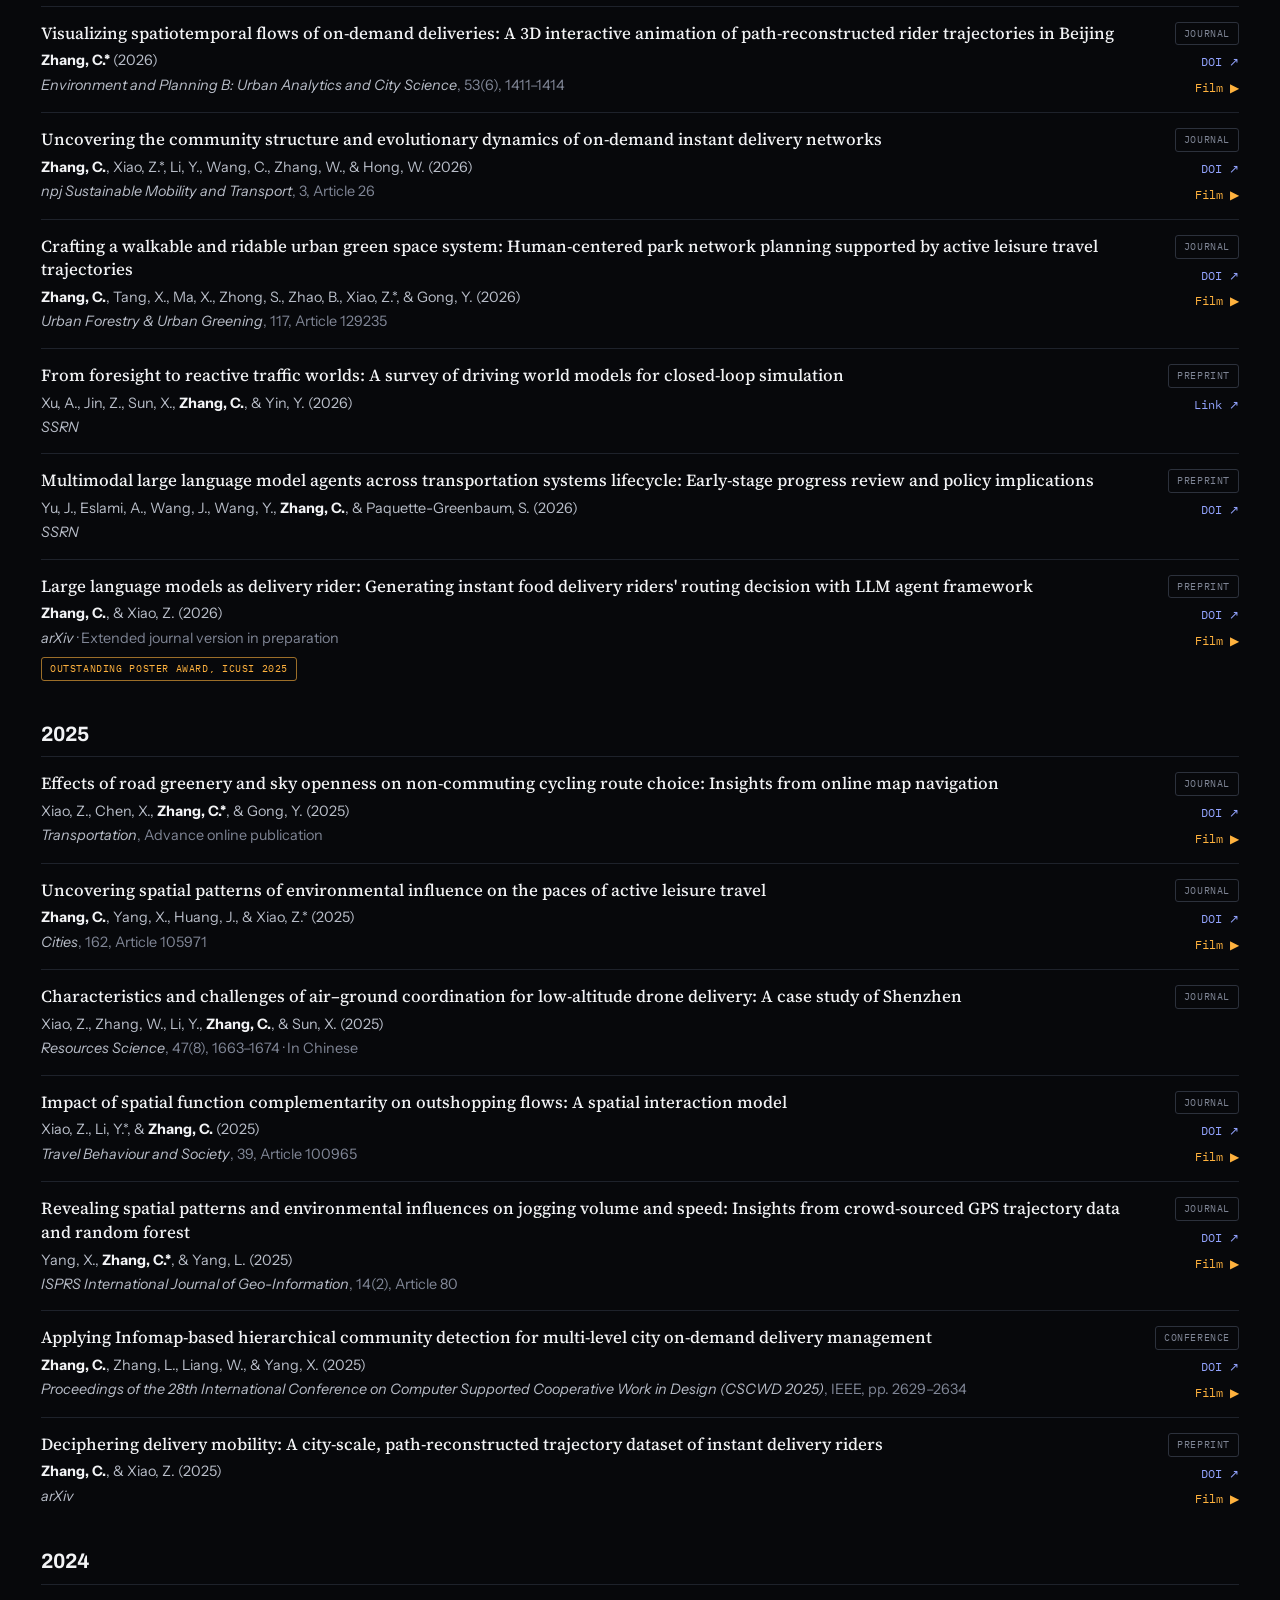
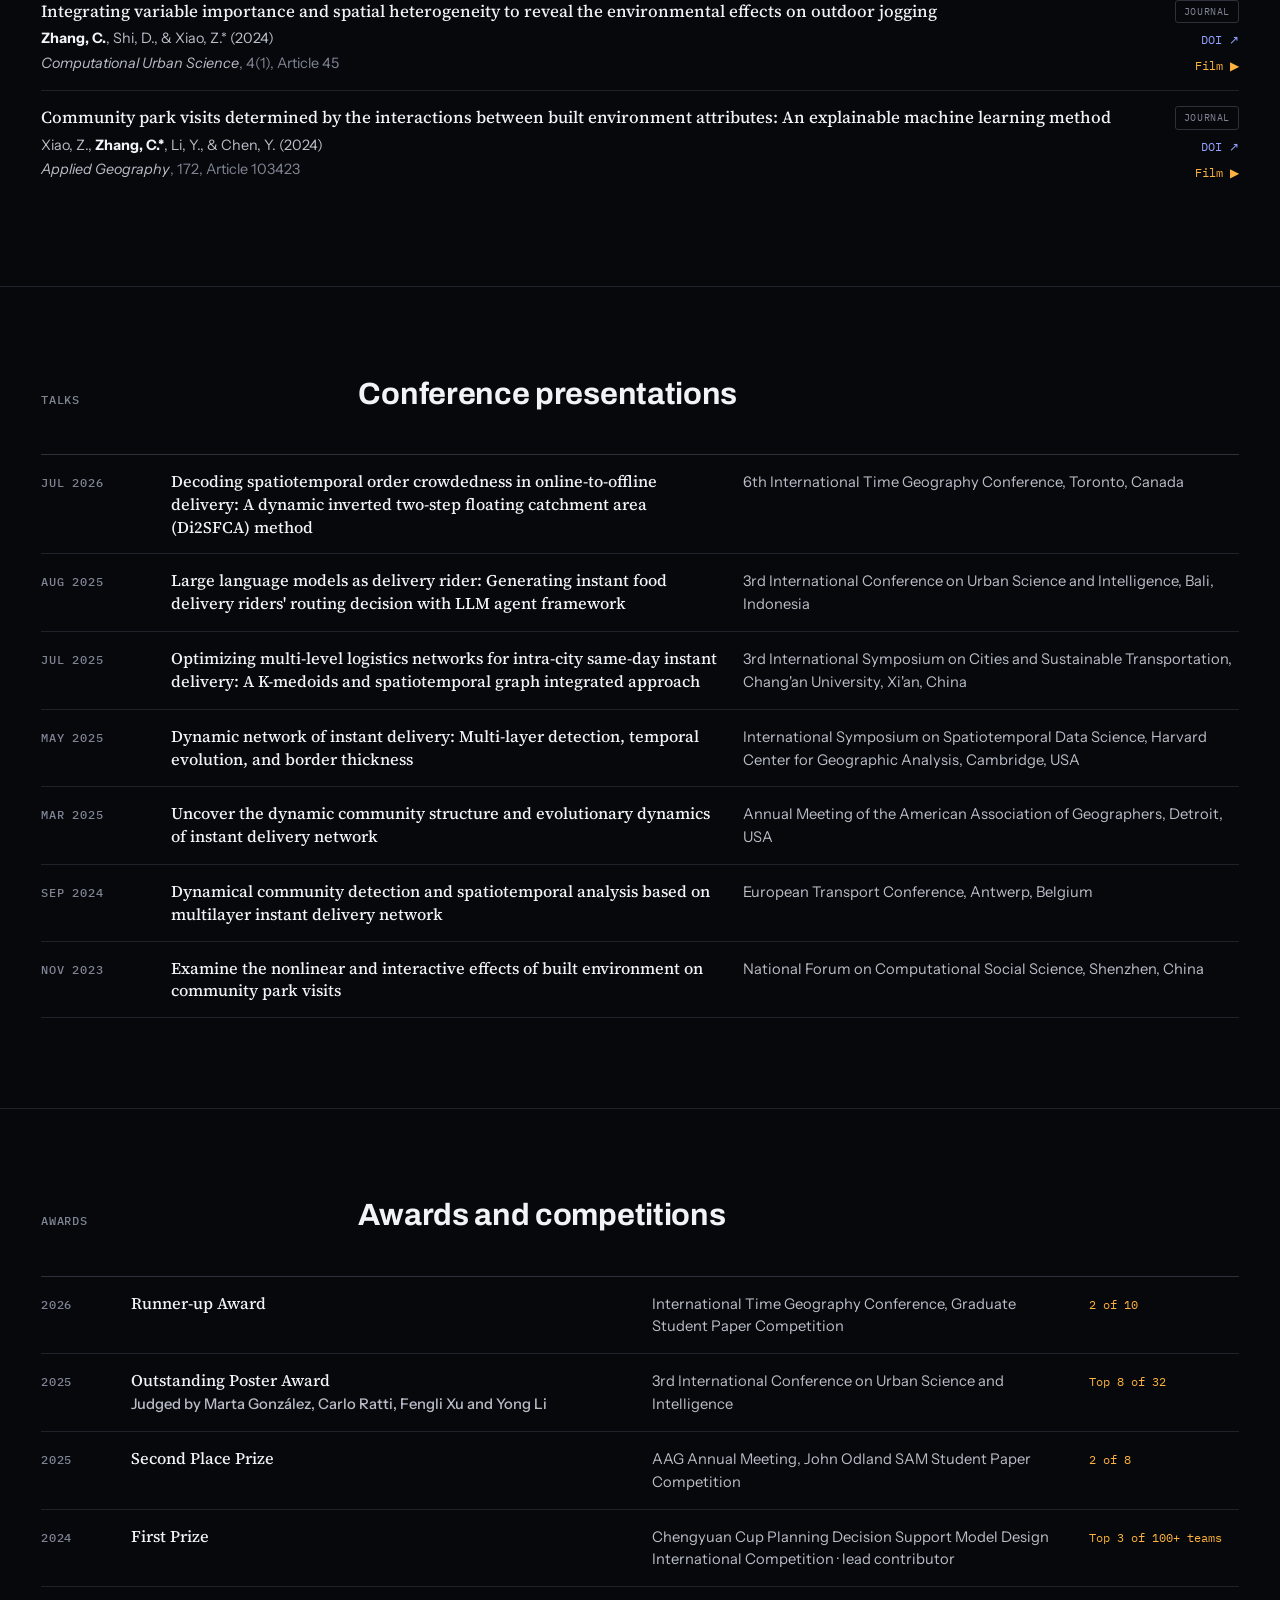
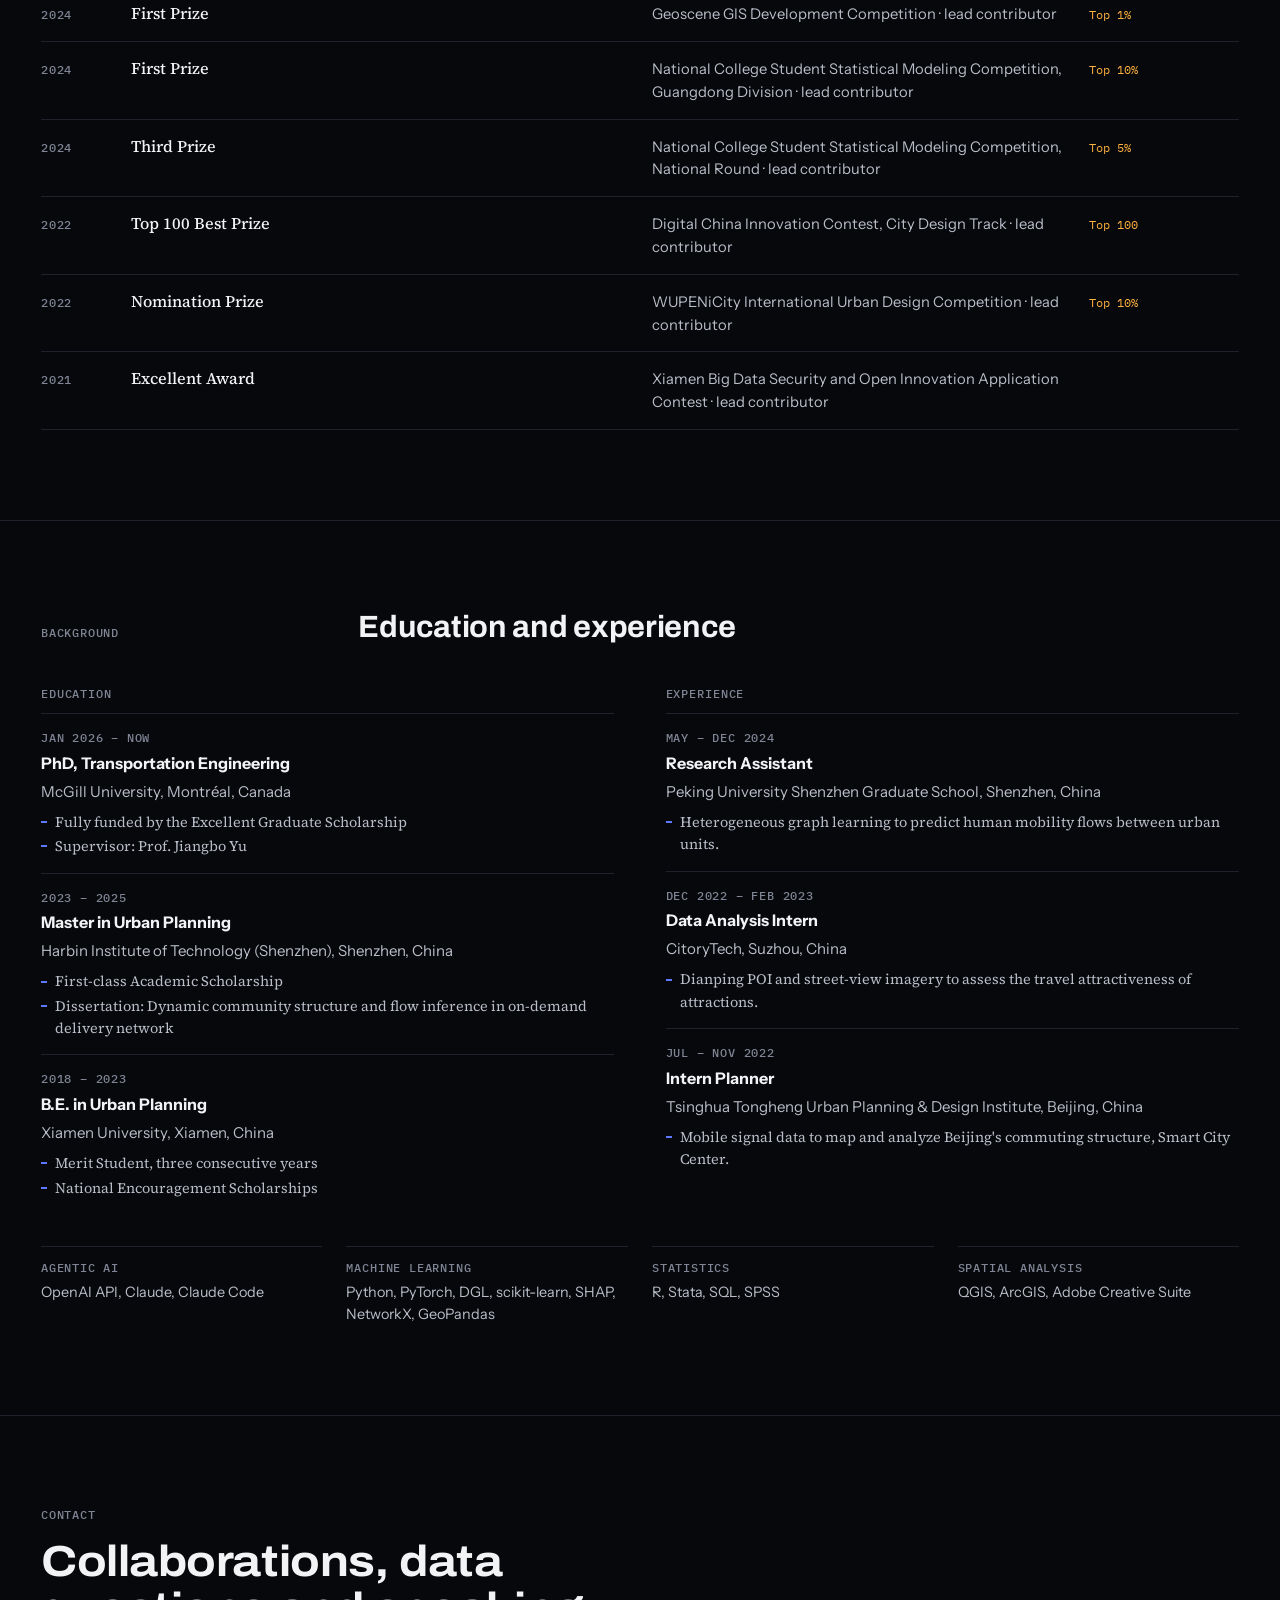
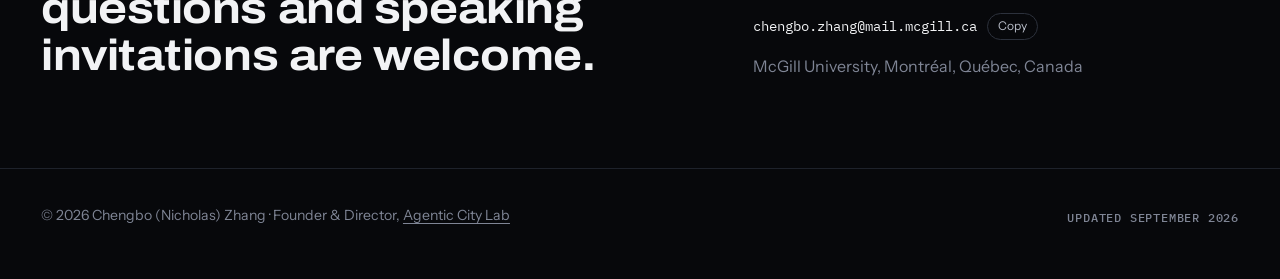
<file: nicholas/index.html>
<!doctype html>
<html lang="en">
<head>
<meta charset="utf-8">
<meta name="viewport" content="width=device-width, initial-scale=1, viewport-fit=cover">
<meta property="og:title" content="Chengbo (Nicholas) Zhang">
<meta property="og:description" content="Chengbo (Nicholas) Zhang: PhD student in Transportation Engineering at McGill University and founder of Agentic City Lab. Research on human–AI interaction for urban mobility and city science.">
<meta property="og:type" content="website">
<meta name="theme-color" content="#07080B">
<link rel="icon" href="../assets/favicon.svg" type="image/svg+xml">
<title>Chengbo (Nicholas) Zhang</title>
<meta name="description" content="Chengbo (Nicholas) Zhang: PhD student in Transportation Engineering at McGill University and founder of Agentic City Lab. Research on human–AI interaction for urban mobility and city science.">
<link rel="stylesheet" href="../assets/fonts/fonts.css">
<link rel="stylesheet" href="../assets/base.css?v=93bc6c0b">
<style>

.name{display:grid;gap:3px;text-decoration:none;color:var(--fg);flex:0 1 auto;min-width:0}
@media (max-width:600px){.name i{display:none}}
.name b{font-family:var(--font-display);font-weight:700;font-size:1.25rem;letter-spacing:-.01em;line-height:1.05}
.name i{font-family:var(--font-serif);font-size:.86rem;color:var(--fg-3)}
.name:hover{color:var(--fg)}

/* Intro (bio left, live city right) */
.intro{display:grid;grid-template-columns:minmax(0,1.25fr) minmax(0,1fr);gap:clamp(28px,4vw,64px);padding-block:clamp(40px,5vw,72px) clamp(40px,5vw,64px);align-items:start}
.bio{display:grid;gap:18px}
.bio p{font-family:var(--font-serif);font-size:1.16rem;line-height:1.6;color:var(--fg-2)}
.bio p b{color:var(--fg);font-weight:600}
.bio a{color:var(--fg)}
.bio .hello{display:grid;grid-template-columns:clamp(128px,15vw,200px) minmax(0,1fr);gap:clamp(18px,2.4vw,32px);align-items:end;margin-bottom:6px}
.portrait{position:relative;margin:0;aspect-ratio:4/5;border-radius:8px;overflow:hidden;background:var(--bg-3);border:1px solid var(--line-2)}
.portrait img{display:block;width:100%;height:100%;object-fit:cover}
.portrait::after{content:"";position:absolute;left:0;right:0;bottom:0;height:5px;background:linear-gradient(90deg,var(--human) 0 50%,var(--agent) 50% 100%)}
.who{display:grid;gap:12px;padding-bottom:10px}
.who .kick{color:var(--fg-3)}
.who .role{font-family:var(--font-body);font-size:.98rem;color:var(--fg-2);line-height:1.45}
.who .role a{color:var(--fg);font-weight:600}
.bio h1{font-family:var(--font-display);font-size:clamp(2rem,3.6vw,3rem);font-weight:800;font-stretch:112%;font-variation-settings:"wdth" 112;letter-spacing:-.025em;line-height:1}
@media (max-width:520px){.bio .hello{grid-template-columns:112px minmax(0,1fr);gap:16px}.bio h1{font-size:1.72rem}.who{gap:8px;padding-bottom:4px}.who .role{font-size:.88rem}}
.links{display:flex;flex-wrap:wrap;gap:8px;margin-top:4px}
.citycard{display:grid;gap:10px}
.citycard .cv{position:relative;aspect-ratio:1/1;border:1px solid var(--line-2);border-radius:8px;overflow:hidden;background:var(--bg)}
.citycard canvas{position:absolute;inset:0;width:100%;height:100%}
.citycard .cap{display:flex;justify-content:space-between;gap:10px;color:var(--fg-3)}
.citycard .cap b{color:var(--fg);font-weight:500}
.citycard .legend{display:flex;flex-wrap:wrap;gap:6px 16px;color:var(--fg-2)}
.citycard .legend span{display:inline-flex;align-items:center;gap:7px}
.citycard .legend i{width:9px;height:9px;border-radius:50%;display:inline-block}
.lablink{display:flex;gap:14px;align-items:center;padding:14px 16px;border:1px solid var(--line-2);border-radius:8px;text-decoration:none;color:var(--fg)}
.lablink svg{height:22px;width:auto;flex:none}
.lablink span{font-size:.92rem;color:var(--fg-2)}
.lablink b{display:block;color:var(--fg);font-size:1rem}
.lablink:hover{border-color:var(--agent);color:var(--fg)}
@media (max-width:900px){.intro{grid-template-columns:1fr}.citycard{max-width:520px}}

/* Research focus (highlighted stage labels) */
.focus{display:grid;gap:22px;max-width:980px}
.focus .lead{font-family:var(--font-serif);font-size:1.16rem;color:var(--fg-2)}
.focus .lead mark{background:var(--fg);color:var(--bg);padding:1px 6px;font-weight:600;font-family:var(--font-body)}
.stagerow{display:grid;grid-template-columns:56px minmax(0,1fr);gap:18px;align-items:start}
.stagerow svg{width:56px;height:56px}
.stagerow mark{display:inline-block;background:var(--bg-3);color:var(--fg);padding:3px 8px;font-weight:700;font-family:var(--font-display);font-size:1.02rem;border-left:3px solid var(--human)}
.stagerow:nth-child(3) mark{border-left-color:color-mix(in srgb,var(--human) 50%,var(--agent))}
.stagerow:nth-child(4) mark{border-left-color:var(--agent)}
.stagerow p{font-family:var(--font-serif);color:var(--fg-2);margin-top:8px;font-size:1.04rem}

/* News */
.news{display:grid;grid-template-columns:repeat(5,minmax(0,1fr));gap:0;border-top:1px solid var(--line-2)}
.news li{padding:14px 18px 16px 0;margin-right:18px;border-right:1px solid var(--line);display:grid;gap:6px;align-content:start}
.news li:last-child{border-right:0;margin-right:0}
.news .mono{color:var(--human)}
.news p{font-size:.9rem;color:var(--fg-2)}
.news li .nlink{all:unset;box-sizing:border-box;cursor:pointer;display:grid;gap:6px;color:inherit}
.news li .nlink:hover p{color:var(--fg)}
.news li .nlink:focus-visible{outline:2px solid var(--agent-2);outline-offset:3px;border-radius:3px}
@media (max-width:1000px){.news{grid-template-columns:repeat(2,minmax(0,1fr))}.news li{border-right:0;border-bottom:1px solid var(--line)}}
@media (max-width:520px){.news{grid-template-columns:1fr}}

/* Rows */
.rows{border-top:1px solid var(--line-2)}
.row{display:grid;grid-template-columns:110px minmax(0,1fr) minmax(0,.9fr);gap:20px;padding-block:15px;border-bottom:1px solid var(--line);align-items:baseline}
.row .mono{color:var(--fg-3)}
.row .t{font-family:var(--font-serif);font-weight:500;line-height:1.4;font-size:1.02rem}
.row .v{color:var(--fg-2);font-size:.92rem}
.row .rk{font-family:var(--font-mono);font-size:.78rem;color:var(--human);white-space:nowrap}
.row.award{grid-template-columns:70px minmax(0,1.2fr) minmax(0,1fr) 150px}
@media (max-width:820px){.row,.row.award{grid-template-columns:1fr;gap:4px}}
.bg{display:grid;grid-template-columns:repeat(2,minmax(0,1fr));gap:clamp(28px,4vw,56px)}
.bg h3{font-family:var(--font-mono);font-weight:500;letter-spacing:.07em;text-transform:uppercase;color:var(--fg-3);font-size:.78rem;margin-bottom:12px}
.bg-item{padding-block:15px;border-top:1px solid var(--line);display:grid;gap:4px}
.bg-item .t{font-weight:700}
.bg-item .v{color:var(--fg-2);font-size:.94rem}
.bg-item ul{margin-top:4px;display:grid;gap:2px}
.bg-item li{font-size:.9rem;color:var(--fg-2);padding-left:14px;position:relative;font-family:var(--font-serif)}
.bg-item li::before{content:"";position:absolute;left:0;top:.7em;width:6px;height:2px;background:var(--agent)}
.skills{margin-top:32px;display:grid;grid-template-columns:repeat(4,minmax(0,1fr));gap:16px 24px}
.skills div{border-top:1px solid var(--line);padding-top:12px}
.skills .mono{color:var(--fg-3);display:block;margin-bottom:4px}
.skills p{font-size:.9rem;color:var(--fg-2)}
@media (max-width:820px){.bg{grid-template-columns:1fr}.skills{grid-template-columns:repeat(2,minmax(0,1fr))}}
.contact{display:grid;grid-template-columns:minmax(0,7fr) minmax(0,5fr);gap:32px;align-items:end}
.contact h2{font-size:clamp(1.8rem,3.4vw,2.8rem);font-stretch:112%;font-variation-settings:"wdth" 112}
@media (max-width:820px){.contact{grid-template-columns:1fr}}
.pubnote{color:var(--fg-3);font-size:.86rem;margin-top:10px}
</style>

</head>
<body>

<header class="site-head">
  <div class="wrap">
    <a class="name" href="#top"><b>Chengbo (Nicholas) Zhang</b><i>Human–AI interaction for urban mobility and city science</i></a>
    <span class="rule" aria-hidden="true"></span>
    <button class="menu-btn" aria-expanded="false" aria-controls="nav">Menu</button>
    <nav class="site-nav" id="nav" aria-label="Sections">
      <a href="#research">Research</a><a href="#network">Network</a><a href="#projects">Projects</a><a href="#publications">Publications</a><a href="#talks">Talks</a><a href="#awards">Awards</a><a href="#background">Background</a><a href="../cv/ZhangChengbo_CV.pdf" target="_blank" rel="noopener">CV</a><a class="hl" href="../">Agentic City Lab ↗</a>
    </nav>
  </div>
</header>

<main id="top">
  <section class="wrap intro">
    <div class="bio">
      <div class="hello">
        <figure class="portrait"><img src="../assets/img/portrait.jpg" width="640" height="800" alt="Portrait of Chengbo (Nicholas) Zhang"></figure>
        <div class="who"><span class="mono kick">PhD student · McGill University</span><h1>Chengbo (Nicholas) Zhang</h1><span class="role">Founder &amp; Director, <a href="../">Agentic City Lab</a><br>Montréal, Canada</span></div>
      </div>
      <p>Hello! I am <b>Chengbo (Nicholas) Zhang</b>, a PhD student in Transportation Engineering at <b>McGill University</b>, supervised by <a href="https://www.jbyu.net/" target="_blank" rel="noopener">Prof. Jiangbo Yu</a>. I work on <b>human–AI interaction for urban mobility and city science</b>: how people and AI agents plan, move and decide together in cities.</p>
      <p>I build large-language-model agents whose personas come from real trajectories, reconstruct city-scale movement of on-demand delivery riders, and measure how street environments shape walking, jogging and cycling. My papers appear in <i>npj Sustainable Mobility and Transport</i>, <i>Cities</i>, <i>Transportation</i> and the <i>Journal of Transport Geography</i>.</p>
      <p>I am the founder and director of <a href="../"><b>Agentic City Lab</b></a>, which studies how people and AI agents plan, move and decide together in cities. Before McGill I studied urban planning at Harbin Institute of Technology (Shenzhen) and Xiamen University.</p>
      <div class="links">
        <a class="btn solid" href="../cv/ZhangChengbo_CV.pdf" target="_blank" rel="noopener">CV (PDF)</a>
        <a class="btn" href="https://scholar.google.com/citations?user=c6YsYRwAAAAJ" target="_blank" rel="noopener">Google Scholar</a>
        <a class="btn" href="https://orcid.org/0009-0003-7872-4519" target="_blank" rel="noopener">ORCID</a>
        <a class="btn" href="https://github.com/Nicholas0027" target="_blank" rel="noopener">GitHub</a>
        <a class="btn" href="https://www.linkedin.com/in/chengbo-zhang-ba036032a/" target="_blank" rel="noopener">LinkedIn</a>
      </div>
    </div>
    <aside class="citycard">
      <div class="cv"><canvas id="sim" role="img" aria-label="Live simulation of residents (amber) and AI agents (blue) interacting in a city"></canvas></div>
      <div class="cap mono"><span>People and AI agents, live</span><span>Interactions <b id="h-inter" class="num">0</b></span></div>
      <div class="legend mono"><span><i style="background:var(--human)"></i>People</span><span><i style="background:var(--agent)"></i>AI agents</span><span><i style="border:2px solid var(--fg)"></i>Interaction</span></div>
      <a class="lablink" href="../"><span id="labmark"></span><span><b>Agentic City Lab</b>Research, projects and people</span></a>
      <div class="copy"><code>chengbo.zhang@mail.mcgill.ca</code><button type="button" data-copy="chengbo.zhang@mail.mcgill.ca">Copy</button></div>
    </aside>
  </section>

  <section class="wrap" aria-label="Recent news" style="padding-bottom:clamp(40px,5vw,64px)"><ul class="news" id="news"></ul></section>

  <section class="section" id="research">
    <div class="wrap">
      <div class="sec-head"><span class="mono">Research</span><div><h2>Research route</h2></div></div>
      <div class="focus" id="focus"></div>
    </div>
  </section>

  <section class="section" id="network">
    <div class="wrap">
      <div class="sec-head"><span class="mono">Network</span><div><h2>International collaboration</h2><p>Institutions I collaborate and co-author with, and the conferences where the work was presented. Hover a place for details.</p></div></div>
      <div id="wmap"></div>
    </div>
  </section>

  <section class="section" id="projects">
    <div class="wrap">
      <div class="sec-head"><span class="mono">Projects</span><div><h2>Projects</h2><p>Figures from the papers. Select a project to read more.</p></div></div>
      <div class="tools"><div class="chips" id="chips" role="group" aria-label="Filter projects by research stage"></div>
        <label class="search"><span id="sicon"></span><input id="q" type="search" placeholder="Search projects" aria-label="Search projects"></label></div>
      <div class="wall c3" id="wall"></div>
    </div>
  </section>

  <section class="section" id="publications">
    <div class="wrap">
      <div class="sec-head"><span class="mono">Publications</span><div><h2>Publications and preprints</h2><p class="pubnote">* Corresponding author. Full list and citations on <a href="https://scholar.google.com/citations?user=c6YsYRwAAAAJ" target="_blank" rel="noopener">Google Scholar</a>.</p></div></div>
      <div class="tools"><div class="chips" id="pubfilters" role="group" aria-label="Filter publications"></div></div>
      <div class="pub-list" id="pubs"></div>
    </div>
  </section>

  <section class="section" id="talks">
    <div class="wrap"><div class="sec-head"><span class="mono">Talks</span><div><h2>Conference presentations</h2></div></div><div class="rows" id="talklist"></div></div>
  </section>

  <section class="section" id="awards">
    <div class="wrap"><div class="sec-head"><span class="mono">Awards</span><div><h2>Awards and competitions</h2></div></div><div class="rows" id="awardlist"></div></div>
  </section>

  <section class="section" id="background">
    <div class="wrap">
      <div class="sec-head"><span class="mono">Background</span><div><h2>Education and experience</h2></div></div>
      <div class="bg"><div><h3>Education</h3><div id="edu"></div></div><div><h3>Experience</h3><div id="exp"></div></div></div>
      <div class="skills" id="skills"></div>
    </div>
  </section>

  <section class="section" id="contact">
    <div class="wrap contact">
      <div><p class="mono meta" style="margin-bottom:14px">Contact</p><h2>Collaborations, data questions and speaking invitations are welcome.</h2></div>
      <div style="display:grid;gap:14px"><div class="copy"><code>chengbo.zhang@mail.mcgill.ca</code><button type="button" data-copy="chengbo.zhang@mail.mcgill.ca">Copy</button></div><p class="meta">McGill University, Montréal, Québec, Canada</p></div>
    </div>
  </section>
</main>

<footer class="site-foot">
  <div class="wrap"><p>© 2026 Chengbo (Nicholas) Zhang · Founder &amp; Director, <a href="../">Agentic City Lab</a></p><p class="mono meta">Updated September 2026</p></div>
</footer>

<dialog class="proj" id="proj" aria-labelledby="proj-title">
  <button class="xbtn" type="button">Close</button>
  <div class="proj-in"><div class="proj-fig"></div><div class="proj-body"></div></div>
</dialog>

<dialog class="proj" id="dlg" aria-labelledby="dlg-title">
  <button class="xbtn" type="button">Close</button>
  <div class="proj-in"><div class="proj-fig"></div><div class="proj-body"></div></div>
</dialog>

<script src="../assets/data.js?v=a13b3fef"></script>
<script>window.ACL_FIG="../assets/figures/";window.ACL_IMG="../assets/img/";window.ACL_VID="../assets/video/"</script>
<script src="../assets/gfx.js?v=a385727a"></script>
<script src="../assets/worldmask.js?v=82e4a83c"></script>
<script src="../assets/worldmap.js?v=31fc9139"></script>
<script src="../assets/sim.js?v=94656a0e"></script>
<script src="../assets/pages.js?v=6545f0e3"></script>
<script>
(function(){
  const D = window.ACL_DATA, E = ACL.esc;
  ACL.FILM_HREF = '#';                     // publications with a research film link to it
  ACL.menu(); ACL.copyButtons();
  document.getElementById('labmark').innerHTML = ACL.mark();
  document.getElementById('sicon').innerHTML = ACL.searchIcon;

  document.getElementById('news').innerHTML = D.news.slice(0, 5).map(n => `<li><button type="button" class="nlink" data-news="${n.id}"><span class="mono">${E(n.date)}</span><p>${E(n.text)}</p></button></li>`).join('');

  const personal = {
    mobility: "I began with how urban environments shape active travel: jogging volume and speed, the pace of walking and cycling, community park visits, and how greenery and sky openness steer cycling routes. I later reconstructed how delivery riders move across Beijing.",
    networks: "Individual movements become flows, and flows connect places. I studied outshopping flows, human-centered park networks, and how on-demand delivery communities emerge and dissolve through the day, then measured where delivery pressure builds up.",
    agentic: "Now I infer the decision logic behind observed trajectories and build LLM agents with empirically grounded personas. My PhD asks how agentic AI can reason, interact with people and be reliably evaluated in transportation systems."
  };
  const roman = ['I','II','III'];
  document.getElementById('focus').innerHTML = `<p class="lead">My research focuses on <mark>Human–AI interaction for urban mobility and city science</mark>, and has moved through three stages:</p>` +
    D.themes.map((t, i) => `<div class="stagerow">${ACL.glyph(t.id, {label: t.name})}<div><mark>Stage ${roman[i]}. ${E(t.name)}</mark><p>${E(personal[t.id])}</p></div></div>`).join('');

  const projects = ACL.projects({ D, grid: document.getElementById('wall'), chips: document.getElementById('chips'), search: document.getElementById('q'), dialog: document.getElementById('proj') });

  /* news items open in place; Close returns to this spot, "Full details" goes to the News page */
  const nd = ACL.newsDialog({ D, dialog: document.getElementById('dlg'), newsHref: '../news/', onProject: id => projects.open(id) });
  document.getElementById('news').addEventListener('click', e => { const b = e.target.closest('[data-news]'); if (b) nd.open(b.dataset.news); });

  const types = [['all','All'],['journal','Journal articles'],['conference','Conference'],['preprint','Preprints']];
  const count = t => t === 'all' ? D.pubs.length : D.pubs.filter(p => p.type === t).length;
  const fEl = document.getElementById('pubfilters'), pEl = document.getElementById('pubs');
  fEl.innerHTML = types.map(([k, l], i) => `<button type="button" class="chip" data-k="${k}" aria-pressed="${i === 0}">${l} <span class="num meta">${count(k)}</span></button>`).join('');
  const show = k => { ACL.renderPubs(pEl, D.pubs, p => k === 'all' || p.type === k); fEl.querySelectorAll('.chip').forEach(c => c.setAttribute('aria-pressed', c.dataset.k === k)); };
  fEl.addEventListener('click', e => { const b = e.target.closest('.chip'); if (b) show(b.dataset.k); });
  show('all');

  document.getElementById('talklist').innerHTML = D.talks.map(t => `<div class="row"><span class="mono num">${E(t.date)}</span><span class="t">${E(t.title)}</span><span class="v">${E(t.venue)}, ${E(t.place)}</span></div>`).join('');
  document.getElementById('awardlist').innerHTML = D.awards.map(a => `<div class="row award"><span class="mono num">${a.year}</span><span class="t">${E(a.name)}${a.note ? `<br><span class="v" style="font-family:var(--font-body)">${E(a.note)}</span>` : ''}</span><span class="v">${E(a.event)}${a.lead ? ' · lead contributor' : ''}</span><span class="rk">${E(a.rank)}</span></div>`).join('');
  document.getElementById('edu').innerHTML = D.education.map(e => `<div class="bg-item"><span class="mono meta num">${E(e.years)}</span><span class="t">${E(e.degree)}</span><span class="v">${E(e.school)}, ${E(e.place)}</span><ul>${e.notes.map(n => `<li>${E(n)}</li>`).join('')}</ul></div>`).join('');
  document.getElementById('exp').innerHTML = D.experience.map(e => `<div class="bg-item"><span class="mono meta num">${E(e.years)}</span><span class="t">${E(e.role)}</span><span class="v">${E(e.org)}, ${E(e.place)}</span><ul><li>${E(e.note)}</li></ul></div>`).join('');
  document.getElementById('skills').innerHTML = D.skills.map(([k, v]) => `<div><span class="mono">${E(k)}</span><p>${E(v)}</p></div>`).join('');

  ACL.worldMap({ mount: document.getElementById('wmap'), D });
  ACL.citySim({ canvas: document.getElementById('sim'), seed: 11, hud: { inter: document.getElementById('h-inter') } });
})();
</script>

</body>
</html>
</file>
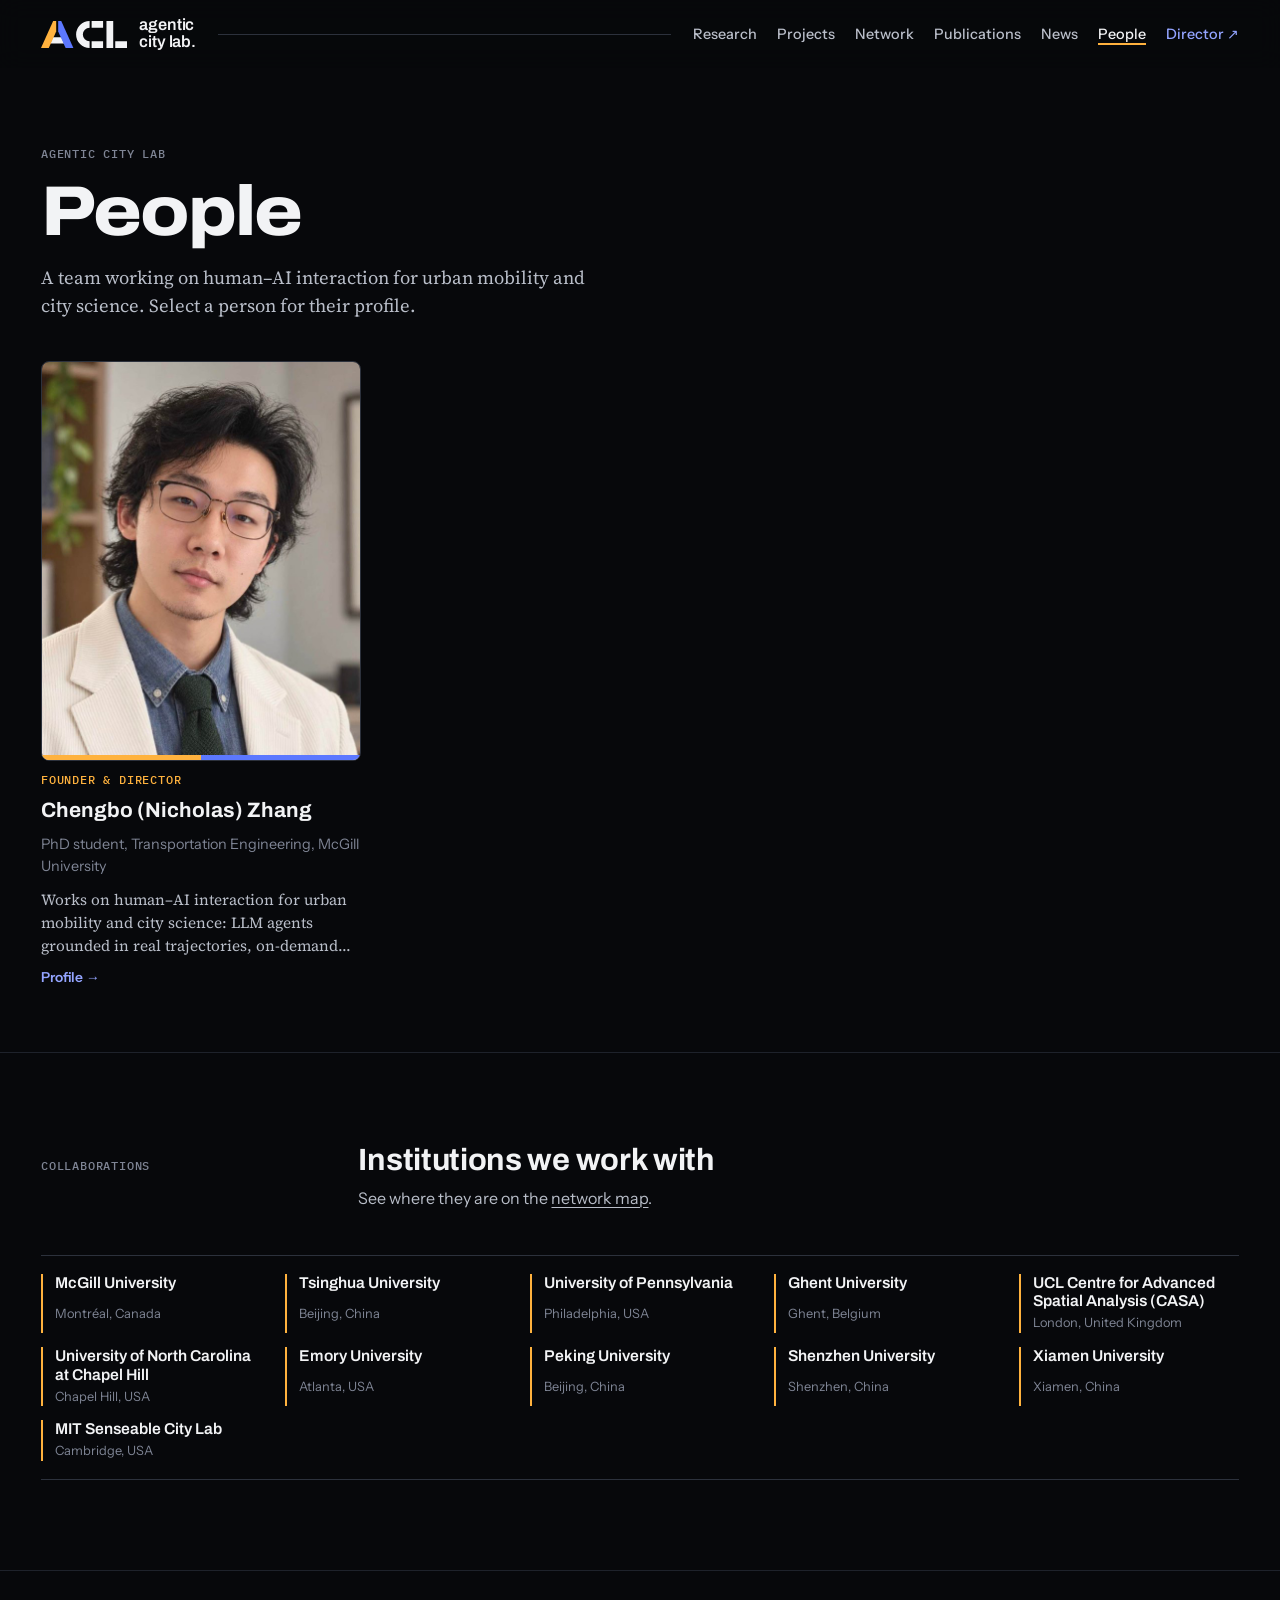
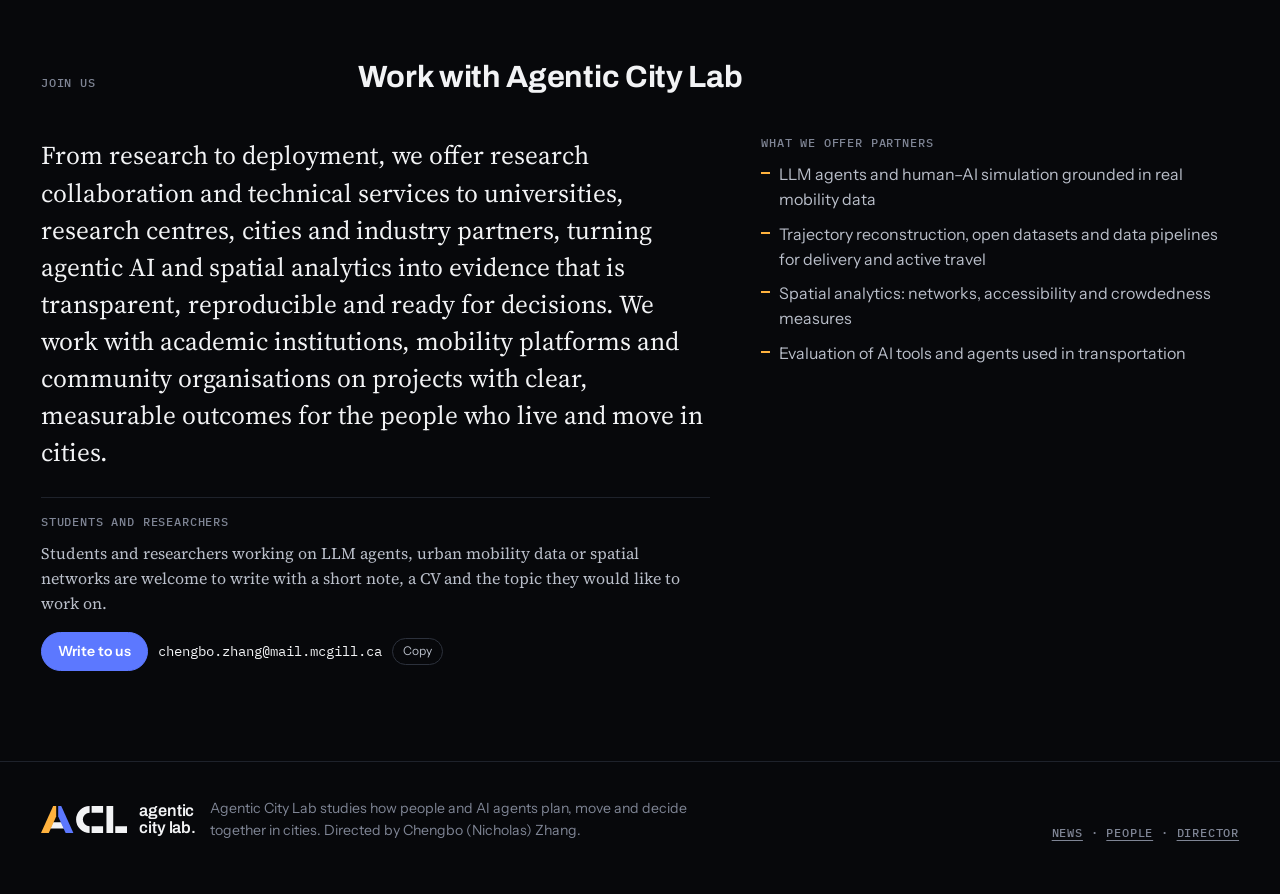
<file: people/index.html>
<!doctype html>
<html lang="en">
<head>
<meta charset="utf-8">
<meta name="viewport" content="width=device-width, initial-scale=1, viewport-fit=cover">
<meta property="og:title" content="People · Agentic City Lab">
<meta property="og:description" content="People of Agentic City Lab, collaborating institutions, and how to work with us on human–AI interaction for urban mobility and city science.">
<meta property="og:type" content="website">
<meta name="theme-color" content="#07080B">
<link rel="icon" href="../assets/favicon.svg" type="image/svg+xml">
<title>People · Agentic City Lab</title>
<meta name="description" content="People of Agentic City Lab, collaborating institutions, and how to work with us on human–AI interaction for urban mobility and city science.">
<link rel="stylesheet" href="../assets/fonts/fonts.css">
<link rel="stylesheet" href="../assets/base.css?v=93bc6c0b">
<style>

</style>

</head>
<body>

<header class="site-head">
  <div class="wrap">
    <a class="lockup" href="../" id="headlock" aria-label="Agentic City Lab home"></a>
    <span class="rule" aria-hidden="true"></span>
    <button class="menu-btn" aria-expanded="false" aria-controls="nav">Menu</button>
    <nav class="site-nav" id="nav" aria-label="Sections"><a href="../#route">Research</a><a href="../#projects">Projects</a><a href="../#network">Network</a><a href="../#publications">Publications</a><a href="../news/">News</a><a href="./" aria-current="page">People</a><a class="hl" href="../nicholas/">Director ↗</a></nav>
  </div>
</header>

<main id="top">
  <section class="wrap page-intro">
    <span class="mono">Agentic City Lab</span>
    <h1>People</h1>
    <p>A team working on human–AI interaction for urban mobility and city science. Select a person for their profile.</p>
  </section>
  <section class="wrap" style="padding-bottom:clamp(40px,5vw,72px)"><div class="mgrid" id="grid"></div></section>

  <section class="section" id="collaborations">
    <div class="wrap">
      <div class="sec-head"><span class="mono">Collaborations</span><div><h2>Institutions we work with</h2><p>See where they are on the <a href="../#network">network map</a>.</p></div></div>
      <div id="partners"></div>
    </div>
  </section>

  <section class="section" id="join">
    <div class="wrap">
      <div class="sec-head"><span class="mono">Join us</span><div><h2>Work with Agentic City Lab</h2></div></div>
      <div class="joinx">
        <div><p class="lead" id="join-lead"></p>
          <div class="stu"><h3>Students and researchers</h3><p id="join-stu"></p>
            <div class="acts"><a class="btn solid" href="mailto:chengbo.zhang@mail.mcgill.ca?subject=Agentic%20City%20Lab">Write to us</a><div class="copy"><code>chengbo.zhang@mail.mcgill.ca</code><button type="button" data-copy="chengbo.zhang@mail.mcgill.ca">Copy</button></div></div></div></div>
        <div><h3>What we offer partners</h3><ul class="svc" id="join-svc"></ul></div>
      </div>
    </div>
  </section>
</main>

<footer class="site-foot">
  <div class="wrap">
    <div style="display:flex;gap:14px;align-items:center"><span class="lockup" id="footlock"></span><p style="max-width:56ch">Agentic City Lab studies how people and AI agents plan, move and decide together in cities. Directed by Chengbo (Nicholas) Zhang.</p></div>
    <p class="mono meta"><a href="../news/">News</a> · <a href="./">People</a> · <a href="../nicholas/">Director</a></p>
  </div>
</footer>

<dialog class="proj" id="dlg" aria-labelledby="dlg-title">
  <button class="xbtn" type="button">Close</button>
  <div class="proj-in"><div class="proj-fig"></div><div class="proj-body"></div></div>
</dialog>
<script src="../assets/data.js?v=a13b3fef"></script>
<script>window.ACL_FIG="../assets/figures/";window.ACL_IMG="../assets/img/";window.ACL_VID="../assets/video/"</script>
<script src="../assets/gfx.js?v=a385727a"></script>
<script src="../assets/worldmask.js?v=82e4a83c"></script>
<script src="../assets/worldmap.js?v=31fc9139"></script>
<script src="../assets/pages.js?v=6545f0e3"></script>
<script>
(function(){
  const D = window.ACL_DATA, E = ACL.esc; ACL.menu(); ACL.copyButtons();
  document.getElementById('headlock').innerHTML = ACL.lockup(); document.getElementById('footlock').innerHTML = ACL.lockup();
  ACL.peoplePage({ D, grid: document.getElementById('grid'), dialog: document.getElementById('dlg'), home: '../nicholas/' });
  const N = D.network, ps = (N.partners || []).map(n => N.orgs.find(o => o.org === n)).filter(Boolean);
  document.getElementById('partners').innerHTML = `<div class="wm-partners" style="margin:0;grid-template-columns:1fr"><ul>${ps.map(o => `<li><b>${E(o.org)}</b><span>${E(o.city)}, ${E(o.country)}</span></li>`).join('')}</ul></div>`;
  document.getElementById('join-lead').textContent = D.join.lead;
  document.getElementById('join-stu').textContent = D.join.students;
  document.getElementById('join-svc').innerHTML = D.join.services.map(s => `<li>${E(s)}</li>`).join('');
})();
</script>

</body>
</html>
</file>
<file: assets/fonts/fonts.css>
/* Self-hosted fonts (SIL Open Font License). */
@font-face{font-family:"Archivo";font-style:normal;font-display:swap;font-weight:100 900;font-stretch:62% 125%;src:url(archivo.woff2) format("woff2");unicode-range:U+0000-00FF,U+0131,U+0152-0153,U+02BB-02BC,U+02C6,U+02DA,U+02DC,U+0304,U+0308,U+0329,U+2000-206F,U+20AC,U+2122,U+2191,U+2193,U+2212,U+2215,U+FEFF,U+FFFD}
@font-face{font-family:"Archivo";font-style:normal;font-display:swap;font-weight:100 900;font-stretch:62% 125%;src:url(archivo-ext.woff2) format("woff2");unicode-range:U+0100-02AF,U+0304,U+0308,U+0329,U+1E00-1E9F,U+1EF2-1EFF,U+2020,U+20A0-20AB,U+20AD-20C0,U+2113,U+2C60-2C7F,U+A720-A7FF}
@font-face{font-family:"Instrument Sans";font-style:normal;font-display:swap;font-weight:400 700;font-stretch:75% 100%;src:url(instrument-sans.woff2) format("woff2")}
@font-face{font-family:"Instrument Sans";font-style:italic;font-display:swap;font-weight:400 700;font-stretch:75% 100%;src:url(instrument-sans-italic.woff2) format("woff2")}
@font-face{font-family:"IBM Plex Mono";font-style:normal;font-display:swap;font-weight:400;src:url(plex-mono-400.woff2) format("woff2")}
@font-face{font-family:"IBM Plex Mono";font-style:normal;font-display:swap;font-weight:500;src:url(plex-mono-500.woff2) format("woff2")}
@font-face{font-family:"Source Serif 4";font-style:normal;font-display:swap;font-weight:200 900;src:url(source-serif-4.woff2) format("woff2")}
@font-face{font-family:"Source Serif 4";font-style:italic;font-display:swap;font-weight:200 900;src:url(source-serif-4-italic.woff2) format("woff2")}
</file>
<file: assets/base.css>
/* Layout: dark editorial grid (after Senseable City Lab): full-bleed live city up top, serif prose in columns,
   image-first project wall, dense information grid. One deliberate dark theme.
   Colour semantics: people = amber, AI agents = blue, interaction = white, the city = graphite. */
:root{
  --bg:#07080B;
  --bg-2:#0D0F14;
  --bg-3:#151821;
  --line:#1E222B;
  --line-2:#2C313C;
  --fg:#F2F3F5;
  --fg-2:#B9BEC9;
  --fg-3:#7F8595;
  --human:#FFB23E;
  --agent:#5C78FF;
  --agent-2:#93A4FF;
  --street:#2B303B;
  --gridot:#303644;
  --font-display:"Archivo","Helvetica Neue",Arial,sans-serif;
  --font-serif:"Source Serif 4",Georgia,"Times New Roman",serif;
  --font-body:"Instrument Sans","Helvetica Neue",Arial,sans-serif;
  --font-mono:"IBM Plex Mono",ui-monospace,Menlo,Consolas,monospace;
  --wrap:1320px;
  --gut:clamp(16px,3.2vw,44px);
  color-scheme:dark;
}
*,*::before,*::after{box-sizing:border-box}
html{-webkit-text-size-adjust:100%;scroll-behavior:smooth;scroll-padding-top:76px;background:var(--bg)}
@media (prefers-reduced-motion: reduce){html{scroll-behavior:auto}}
body{margin:0;background:var(--bg);color:var(--fg);font-family:var(--font-body);font-size:1rem;line-height:1.55;-webkit-font-smoothing:antialiased}
img,svg,canvas{max-width:100%;display:block}
[hidden]{display:none!important}
a{color:inherit;text-decoration-thickness:1px;text-underline-offset:3px}
a:hover{color:var(--agent-2)}
:focus-visible{outline:2px solid var(--agent-2);outline-offset:3px;border-radius:2px}
h1,h2,h3,h4{font-family:var(--font-display);font-weight:700;margin:0;text-wrap:balance;letter-spacing:-.01em;line-height:1.08}
p{margin:0}
ul,ol{margin:0;padding:0;list-style:none}
button,input{font:inherit;color:inherit}

.wrap{max-width:var(--wrap);margin-inline:auto;padding-inline:var(--gut)}
.mono{font-family:var(--font-mono);font-size:.72rem;letter-spacing:.07em;text-transform:uppercase;font-weight:500}
.meta{color:var(--fg-3)}
.serif{font-family:var(--font-serif)}
.num{font-variant-numeric:tabular-nums}
.h{color:var(--human)} .a{color:var(--agent-2)}

/* Header (SCL-style: lockup, hairline, nav) */
.site-head{position:sticky;top:env(safe-area-inset-top,0px);z-index:30;background:color-mix(in srgb,var(--bg) 88%,transparent);backdrop-filter:blur(12px);-webkit-backdrop-filter:blur(12px)}
.site-head .wrap{display:flex;align-items:center;gap:22px;min-height:68px}
.site-head .rule{flex:1;height:1px;background:var(--line-2);min-width:20px}
.site-nav{display:flex;gap:20px;flex-wrap:wrap;justify-content:flex-end}
.site-nav a{font-size:.9rem;text-decoration:none;color:var(--fg-2);font-weight:500}
.site-nav a:hover{color:var(--fg)}
.site-nav a.hl{color:var(--agent-2)}
.menu-btn{display:none;background:none;border:1px solid var(--line-2);border-radius:999px;padding:6px 14px;cursor:pointer;font-size:.85rem;color:var(--fg)}
@media (max-width:900px){
  .menu-btn{display:inline-flex;margin-left:auto}
  .site-head .rule{display:none}
  .site-nav{display:none;position:absolute;left:0;right:0;top:100%;background:var(--bg);border-bottom:1px solid var(--line);flex-direction:column;gap:0;padding:6px var(--gut) 14px}
  .site-nav.open{display:flex}
  .site-nav a{padding:11px 0;border-bottom:1px solid var(--line);font-size:1rem}
}
.lockup{display:inline-flex;align-items:center;gap:12px;text-decoration:none;color:var(--fg);flex:none}
.lockup svg{width:36px;height:36px;flex:none}
.lockup .wm{font-family:var(--font-display);font-weight:600;font-size:1.02rem;line-height:1.02;letter-spacing:-.01em}
.lockup:hover{color:var(--fg)}
.lockup .lockup-mark{display:inline-flex}
.lockup .lockup-mark svg{height:36px;width:auto}
.lockup .lockup-mark.is-acl svg{height:27px;width:auto}

/* Sections */
.section{padding-block:clamp(56px,7vw,100px);border-top:1px solid var(--line)}
.sec-head{display:grid;grid-template-columns:minmax(0,3fr) minmax(0,9fr);gap:24px;margin-bottom:clamp(26px,3.6vw,44px);align-items:baseline}
.sec-head h2{font-size:clamp(1.5rem,2.4vw,2rem)}
.sec-head .mono{color:var(--fg-3)}
.sec-head p{color:var(--fg-2);max-width:64ch;margin-top:10px}
@media (max-width:820px){.sec-head{grid-template-columns:1fr;gap:8px}}

/* Chips, search */
.tools{display:flex;flex-wrap:wrap;gap:10px 16px;align-items:center;justify-content:space-between;margin-bottom:22px}
.chips{display:flex;flex-wrap:wrap;gap:8px}
.chip{border:1px solid var(--line-2);background:transparent;border-radius:999px;padding:6px 14px;font-size:.84rem;cursor:pointer;color:var(--fg-2);display:inline-flex;align-items:center;gap:8px;transition:border-color .15s,color .15s,background .15s}
.chip:hover{border-color:var(--fg-3);color:var(--fg)}
.chip[aria-pressed="true"]{background:var(--fg);color:var(--bg);border-color:var(--fg)}
.chip .gl{width:15px;height:15px;display:inline-flex}
.chip .gl svg{width:100%;height:100%}
.search{display:flex;align-items:center;gap:8px;border-bottom:1px solid var(--line-2);padding:4px 2px;min-width:min(260px,100%)}
.search input{background:transparent;border:0;outline:0;font-size:.92rem;width:100%;color:var(--fg)}
.search input::placeholder{color:var(--fg-3)}
.search svg{width:14px;height:14px;flex:none}

/* Project wall (image-first squares, title + years centred) */
.wall{display:grid;grid-template-columns:repeat(4,minmax(0,1fr));gap:clamp(22px,2.4vw,34px) clamp(14px,1.6vw,22px)}
.wall.c3{grid-template-columns:repeat(3,minmax(0,1fr))}
.tile{display:grid;gap:12px;align-content:start;text-align:center;background:none;border:0;padding:0;cursor:pointer;color:var(--fg);text-decoration:none}
.tile .fig{aspect-ratio:1/1;border-radius:6px;overflow:hidden;background:var(--bg-2);border:1px solid var(--line);transition:transform .3s ease,box-shadow .3s ease,border-color .3s}
.tile .fig img{width:100%;height:100%;object-fit:cover;display:block;transition:transform .5s ease}
.tile:hover .fig,.tile:focus-visible .fig{transform:translateY(-4px);border-color:var(--line-2);box-shadow:0 18px 50px -18px rgba(92,120,255,.45)}
.tile:hover .fig img{transform:scale(1.035)}
.tile h3{font-family:var(--font-serif);font-weight:500;font-size:1.08rem;letter-spacing:0;line-height:1.3}
.tile .yr{font-family:var(--font-body);font-size:.84rem;color:var(--fg-3);font-weight:600}
.fig-empty{display:grid;place-items:center;background:var(--bg-2)}
.fig-empty svg{width:34%;height:auto}
.status{font-family:var(--font-mono);font-size:.62rem;letter-spacing:.07em;text-transform:uppercase;color:var(--human);border:1px solid color-mix(in srgb,var(--human) 55%,transparent);border-radius:3px;padding:2px 6px;vertical-align:1px;margin-left:6px}
@media (max-width:1100px){.wall{grid-template-columns:repeat(3,minmax(0,1fr))}}
@media (max-width:760px){.wall,.wall.c3{grid-template-columns:repeat(2,minmax(0,1fr))}}
@media (max-width:420px){.wall,.wall.c3{grid-template-columns:1fr}}
@media (prefers-reduced-motion: reduce){.tile .fig,.tile .fig img{transition:none}.tile:hover .fig{transform:none}.tile:hover .fig img{transform:none}}

/* Project dialog */
dialog.proj{border:1px solid var(--line-2);padding:0;max-width:min(1120px,calc(100vw - 32px));width:100%;background:var(--bg-2);color:var(--fg);border-radius:8px}
dialog.proj::backdrop{background:rgba(0,0,0,.72)}
.proj-in{display:grid;grid-template-columns:minmax(0,1.3fr) minmax(0,1fr)}
.proj-fig{background:var(--bg);display:grid;align-content:center;border-right:1px solid var(--line)}
.proj-fig img{width:100%;height:auto;max-height:82vh;object-fit:contain}
.proj-fig .fig-empty{aspect-ratio:1/1}
.proj-body{padding:30px 30px 32px;display:grid;gap:14px;align-content:start;max-height:82vh;overflow:auto}
.proj-body h3{font-size:1.7rem}
.proj-body p{color:var(--fg-2);font-family:var(--font-serif);font-size:1.05rem;line-height:1.55}
.proj-body p.proj-cap{font-size:.84rem;font-family:var(--font-body);color:var(--fg-3);border-top:1px solid var(--line);padding-top:10px}
.proj-links{display:flex;flex-wrap:wrap;gap:8px}
.xbtn{position:absolute;top:12px;right:12px;border:1px solid var(--line-2);background:var(--bg-2);color:var(--fg);border-radius:999px;padding:6px 14px;cursor:pointer;font-size:.85rem;z-index:2}
@media (max-width:760px){.proj-in{grid-template-columns:1fr}.proj-fig{border-right:0;border-bottom:1px solid var(--line)}
  /* on phones the content scrolls inside the dialog, so Close stays in reach */
  dialog.proj{overflow:hidden}.proj-in{max-height:calc(100dvh - 48px);overflow:auto;overscroll-behavior:contain}.proj-body{max-height:none;overflow:visible}}

/* Buttons */
.btn{display:inline-flex;align-items:center;gap:8px;border:1px solid var(--fg-3);border-radius:999px;padding:8px 16px;font-size:.88rem;font-weight:600;text-decoration:none;color:var(--fg);background:transparent;transition:background .15s,color .15s,border-color .15s;cursor:pointer}
.btn:hover{background:var(--fg);color:var(--bg);border-color:var(--fg)}
.btn.solid{background:var(--agent);border-color:var(--agent);color:#fff}
.btn.solid:hover{background:var(--fg);border-color:var(--fg);color:var(--bg)}

/* Publications */
.pub-list{display:grid}
.pub-year{font-family:var(--font-display);font-size:1.3rem;font-weight:700;padding-block:22px 6px}
.pub{display:grid;grid-template-columns:minmax(0,1fr) auto;gap:6px 24px;padding-block:15px;border-top:1px solid var(--line)}
.pub-title{font-family:var(--font-serif);font-weight:500;font-size:1.06rem;line-height:1.4;color:var(--fg)}
.pub-title a{text-decoration:none}
.pub-title a:hover{text-decoration:underline;color:var(--agent-2)}
.pub-auth{color:var(--fg-2);font-size:.9rem;margin-top:4px}
.pub-auth b{color:var(--fg);font-weight:700}
.pub-venue{font-size:.9rem;color:var(--fg-3);margin-top:2px}
.pub-venue i{color:var(--fg-2)}
.pub-side{display:flex;flex-direction:column;align-items:flex-end;gap:8px;min-width:0}
.tag{font-family:var(--font-mono);font-size:.64rem;letter-spacing:.06em;text-transform:uppercase;border:1px solid var(--line-2);padding:3px 8px;border-radius:3px;color:var(--fg-3);white-space:nowrap}
.tag.award{border-color:color-mix(in srgb,var(--human) 60%,transparent);color:var(--human)}
.pub a.doi{font-family:var(--font-mono);font-size:.72rem;color:var(--agent-2);text-decoration:none;white-space:nowrap}
.pub-extra{display:flex;flex-wrap:wrap;gap:6px;margin-top:8px}
@media (max-width:640px){.pub{grid-template-columns:1fr}.pub-side{flex-direction:row;align-items:center;flex-wrap:wrap}}

/* Copy */
.copy{display:inline-flex;align-items:center;gap:10px;flex-wrap:wrap}
.copy code{font-family:var(--font-mono);font-size:.86rem;user-select:all;word-break:break-all}
.copy button{border:1px solid var(--line-2);background:none;border-radius:999px;padding:3px 10px;font-size:.75rem;cursor:pointer;color:var(--fg-2)}
.copy button:hover{border-color:var(--agent-2);color:var(--agent-2)}

/* Footer */
.site-foot{border-top:1px solid var(--line);padding-block:36px 52px;color:var(--fg-3);font-size:.88rem}
.site-foot .wrap{display:grid;grid-template-columns:minmax(0,1fr) auto;gap:24px;align-items:end}
@media (max-width:640px){.site-foot .wrap{grid-template-columns:1fr}}
.mono-tile{background:var(--bg-3);display:grid;place-items:center;font-family:var(--font-display);font-weight:800;color:var(--fg-3);font-stretch:118%;font-variation-settings:"wdth" 118;border-radius:6px}

/* ---------- Network map (worldmap.js) ---------- */
.wm-partners{display:grid;grid-template-columns:120px minmax(0,1fr);gap:14px 24px;align-items:start;border-top:1px solid var(--line-2);border-bottom:1px solid var(--line-2);padding:18px 0;margin-bottom:28px}
.wm-partners > .mono{color:var(--fg-3);padding-top:4px}
.wm-partners ul{display:grid;grid-template-columns:repeat(auto-fill,minmax(190px,1fr));gap:14px 24px}
.wm-partners li{display:grid;gap:2px;padding-left:12px;border-left:2px solid var(--human)}
.wm-partners b{font-family:var(--font-display);font-weight:600;font-size:.98rem;line-height:1.2}
.wm-partners span{font-size:.8rem;color:var(--fg-3)}
@media (max-width:640px){.wm-partners{grid-template-columns:1fr}}
.wm-top{display:flex;justify-content:space-between;align-items:end;gap:18px 28px;flex-wrap:wrap;margin-bottom:16px}
.wm-stats{display:flex;gap:clamp(20px,4vw,48px);flex-wrap:wrap}
.wm-stats div{display:grid;gap:2px}
.wm-stats b{font-family:var(--font-display);font-weight:800;font-size:clamp(2rem,3.6vw,2.8rem);line-height:1;font-stretch:112%;font-variation-settings:"wdth" 112}
.wm-stats span{font-size:.86rem;color:var(--fg-2)}
.chip .sw{display:inline-block;width:10px;height:10px;border-radius:50%;margin-right:7px;vertical-align:-1px}
.chip .sw.org{background:var(--human)}
.chip .sw.talk{border:2px solid var(--fg);width:11px;height:11px}
.wm{position:relative;display:grid;gap:14px}
.wm-world{position:relative;border:1px solid var(--line-2);border-radius:8px;background:var(--bg);overflow:hidden}
.wm-world svg,.wm-pb svg{position:absolute;inset:0;width:100%;height:100%;display:block}
.wm-land{fill:none;stroke:#343B4A;stroke-linecap:round}
.wm-box{fill:none;stroke:var(--fg-3);stroke-width:1;vector-effect:non-scaling-stroke;stroke-dasharray:3 3;opacity:.7}
.wm-arc{fill:none;vector-effect:non-scaling-stroke;stroke-width:1.2;transition:opacity .2s}
.wm-arc.org{stroke:var(--human);opacity:.42}
.wm-arc.talk{stroke:var(--fg);opacity:.4;stroke-dasharray:3 4}
.wm-pulse.org{fill:var(--human)}
.wm-pulse.talk{fill:var(--fg)}
.wm-dot.org{fill:var(--human)}
.wm-dot.talk{fill:var(--bg);stroke:var(--fg);stroke-width:1.4;vector-effect:non-scaling-stroke}
.wm-dot.both{stroke:var(--fg);stroke-width:1.2;vector-effect:non-scaling-stroke}
.wm-home{fill:var(--agent);stroke:var(--fg);stroke-width:1.8;vector-effect:non-scaling-stroke}
.wm-layer{position:absolute;inset:0}
.wm-reg{position:absolute;transform:translateY(5px);font-family:var(--font-mono);font-size:.62rem;letter-spacing:.07em;text-transform:uppercase;color:var(--fg-3);text-decoration:none;white-space:nowrap}
.wm-reg:hover{color:var(--fg)}
.wm-hl{position:absolute;transform:translate(-50%,-190%);font-family:var(--font-mono);font-size:.64rem;letter-spacing:.07em;text-transform:uppercase;color:var(--fg);white-space:nowrap;pointer-events:none;text-shadow:0 0 6px var(--bg)}
.wm-plates{display:grid;grid-template-columns:repeat(4,minmax(0,1fr));gap:14px}
.wm-plate{margin:0;display:grid;gap:8px;min-width:0}
.wm-pb{position:relative;aspect-ratio:1/1;border:1px solid var(--line-2);border-radius:8px;background:var(--bg);overflow:hidden;transition:border-color .3s}
.wm-plate.flash .wm-pb{border-color:var(--human)}
.wm-plate figcaption{display:grid;gap:2px;font-size:.9rem}
.wm-plate figcaption span{color:var(--fg-3);font-family:var(--font-mono);font-size:.7rem;letter-spacing:.04em}
@media (max-width:1000px){.wm-plates{grid-template-columns:repeat(2,minmax(0,1fr))}}
@media (max-width:640px){.wm-plates{grid-template-columns:1fr}.wm-reg,.wm-world .wm-pt .lb{display:none}.wm-stats{gap:14px 24px}}
.wm-pt{position:absolute;transform:translate(-50%,-50%);width:max(var(--s),26px);height:max(var(--s),26px);display:grid;place-items:center;background:none;border:0;padding:0;cursor:pointer;transition:opacity .2s;z-index:1}
.wm-pt:hover,.wm-pt:focus-visible{z-index:3}
.wm-pt:focus-visible{outline:2px solid var(--agent-2);outline-offset:2px;border-radius:50%}
.wm-pt i{display:block;width:var(--s);height:var(--s);border-radius:50%}
.wm-pt.k-org i{background:var(--human);box-shadow:0 0 0 2px var(--bg)}
.wm-pt.k-talk i{width:13px;height:13px;border:2px solid var(--fg);background:var(--bg)}
.wm-pt.k-both i{background:var(--human);box-shadow:0 0 0 2px var(--bg),0 0 0 3.6px var(--fg)}
.wm-pt.k-home i{width:14px;height:14px;background:var(--agent);box-shadow:0 0 0 2.5px var(--bg),0 0 0 4.5px var(--fg)}
.wm-pt.sm i{width:var(--s);height:var(--s)}
.wm-pt.cl i{outline:1px dashed var(--fg-3);outline-offset:4px}
.wm-pt .lb{position:absolute;white-space:nowrap;font-family:var(--font-mono);font-size:.62rem;letter-spacing:.06em;text-transform:uppercase;color:var(--fg-2);pointer-events:none;text-shadow:0 0 5px var(--bg),0 0 2px var(--bg);line-height:12px}
.wm-pt .lb,.wm-pt .lb.p-r{left:calc(50% + var(--s) / 2 + 6px);top:50%;transform:translateY(-50%)}
.wm-pt .lb.p-l{left:auto;right:calc(50% + var(--s) / 2 + 6px)}
.wm-pt .lb.p-t{left:50%;top:auto;bottom:calc(50% + var(--s) / 2 + 4px);transform:translateX(-50%)}
.wm-pt .lb.p-b{left:50%;top:calc(50% + var(--s) / 2 + 4px);transform:translateX(-50%)}
.wm-pt.k-home .lb{color:var(--fg)}
.wm[data-f="org"] .wm-pt.k-talk,.wm[data-f="talk"] .wm-pt.k-org,.wm[data-f="org"] .wm-arc.talk,.wm[data-f="talk"] .wm-arc.org,.wm[data-f="org"] .wm-dot.talk,.wm[data-f="talk"] .wm-dot.org:not(.both){opacity:.1}
.wm[data-f="org"] .wm-pulse.talk,.wm[data-f="talk"] .wm-pulse.org{display:none}
.wm-tip{position:absolute;z-index:5;width:min(300px,86vw);background:var(--bg-3);border:1px solid var(--line-2);border-radius:8px;padding:12px 14px;box-shadow:0 12px 30px rgba(0,0,0,.45);pointer-events:none;display:grid;gap:4px}
.wm-tip[hidden]{display:none}
.wm-tip b{font-family:var(--font-display);font-size:1.02rem}
.wm-tip .c{font-size:.8rem;color:var(--fg-3)}
.wm-tip .h{margin-top:8px;font-family:var(--font-mono);font-size:.62rem;letter-spacing:.07em;text-transform:uppercase;color:var(--fg-3)}
.wm-tip ul{display:grid;gap:3px}
.wm-tip li{display:flex;justify-content:space-between;gap:12px;font-size:.84rem;color:var(--fg-2);line-height:1.3}
.wm-tip li em{font-style:normal;color:var(--fg-3);font-family:var(--font-mono);font-size:.72rem;white-space:nowrap}
.wm-tip .hm{font-size:.84rem;color:var(--fg-2)}
.wm-lists{margin-top:18px;border-top:1px solid var(--line-2)}
.wm-lists summary{cursor:pointer;padding:14px 0;color:var(--fg-2);list-style:none}
.wm-lists summary::before{content:"+ ";color:var(--agent-2)}
.wm-lists[open] summary::before{content:"– "}
.wm-cols{display:grid;grid-template-columns:repeat(2,minmax(0,1fr));gap:24px 48px;padding-bottom:8px}
.wm-cols h3{color:var(--fg-3);margin-bottom:10px}
.wm-g{padding:10px 0;border-top:1px solid var(--line);display:grid;grid-template-columns:130px minmax(0,1fr);gap:12px}
.wm-g .ctry{font-weight:600;font-size:.92rem}
.wm-g ul,.wm-ev{display:grid;gap:4px}
.wm-g li{display:flex;justify-content:space-between;gap:12px;font-size:.9rem;color:var(--fg-2)}
.wm-g li em{font-style:normal;color:var(--human);font-family:var(--font-mono);font-size:.76rem}
.wm-ev li{display:grid;grid-template-columns:78px minmax(0,1fr);gap:12px;padding:8px 0;border-top:1px solid var(--line);font-size:.9rem}
.wm-ev li > span:first-child{font-family:var(--font-mono);font-size:.74rem;color:var(--fg-3)}
.wm-ev b{font-weight:500;display:block}
.wm-ev i{font-style:normal;color:var(--fg-3);font-size:.84rem}
@media (max-width:820px){.wm-cols{grid-template-columns:1fr}.wm-g{grid-template-columns:1fr;gap:4px}}

/* ---------- News and People pages (pages.js) ---------- */
.site-nav a[aria-current="page"]{color:var(--fg);box-shadow:inset 0 -2px 0 var(--human)}
.page-intro{padding-block:clamp(44px,6vw,84px) clamp(26px,3.6vw,40px)}
.page-intro .mono{color:var(--fg-3);display:block;margin-bottom:14px}
.page-intro h1{font-size:clamp(2.4rem,5.6vw,4.4rem);font-weight:800;font-stretch:112%;font-variation-settings:"wdth" 112;letter-spacing:-.028em;line-height:.98}
.page-intro p{margin-top:18px;font-family:var(--font-serif);color:var(--fg-2);font-size:1.16rem;max-width:62ch}
.kind{display:inline-flex;align-items:center;gap:6px;font-family:var(--font-mono);font-size:.64rem;letter-spacing:.08em;text-transform:uppercase;color:var(--fg-2)}
.kind::before,.kdot{content:"";display:inline-block;width:8px;height:8px;border-radius:50%;background:var(--fg-3);flex:none}
.kdot{margin-right:7px;vertical-align:0}
.k-award::before,.kdot.k-award{background:var(--human)}
.k-paper::before,.kdot.k-paper{background:var(--agent)}
.k-talk::before,.kdot.k-talk{background:transparent;box-shadow:inset 0 0 0 2px var(--fg)}
.k-data::before,.kdot.k-data{background:var(--fg-2)}
.ngrid{display:grid;grid-template-columns:repeat(3,minmax(0,1fr));gap:clamp(16px,2vw,26px)}
@media (max-width:1000px){.ngrid{grid-template-columns:repeat(2,minmax(0,1fr))}}
@media (max-width:620px){.ngrid{grid-template-columns:1fr}}
.ncard,.member{all:unset;box-sizing:border-box;cursor:pointer;display:grid;gap:10px;align-content:start;min-width:0}
.ncard[hidden]{display:none}
.nimg{display:block;aspect-ratio:4/3;border:1px solid var(--line-2);border-radius:8px;overflow:hidden;background:var(--bg);transition:border-color .2s}
.nimg img{width:100%;height:100%;object-fit:cover;object-position:50% 35%;display:block;transition:transform .5s}
.ncard:hover .nimg,.ncard:focus-visible .nimg{border-color:var(--fg-3)}
.ncard:hover .nimg img{transform:scale(1.03)}
.ncard:focus-visible,.member:focus-visible{outline:2px solid var(--agent-2);outline-offset:4px;border-radius:8px}
.nmeta{display:flex;align-items:center;justify-content:space-between;gap:10px}
.nmeta .mono{color:var(--fg-3)}
.nt{font-family:var(--font-display);font-weight:600;font-size:1.12rem;line-height:1.25;color:var(--fg)}
.nb{font-family:var(--font-serif);color:var(--fg-2);font-size:.96rem;line-height:1.5;display:-webkit-box;-webkit-line-clamp:3;-webkit-box-orient:vertical;overflow:hidden}
.pcard{position:relative;width:100%;height:100%;min-height:100%;background:var(--bg)}
.pcard svg{position:absolute;inset:0;width:100%;height:100%}
.proj-fig .pcard{aspect-ratio:1/1;height:auto}
.pc-pt{position:absolute;transform:translate(-50%,-50%);width:34px;height:34px;display:grid;place-items:center}
.pc-pt i{display:block;width:14px;height:14px;border-radius:50%;background:var(--bg);box-shadow:0 0 0 3px var(--fg)}
.pc-pt.k-award i{background:var(--human);box-shadow:0 0 0 3px var(--bg),0 0 0 5px var(--fg)}
.pc-pt::after{content:"";position:absolute;inset:0;border-radius:50%;border:1.5px solid var(--fg);opacity:0;animation:pcpulse 2.6s ease-out infinite}
@keyframes pcpulse{0%{transform:scale(.4);opacity:.8}100%{transform:scale(1.6);opacity:0}}
@media (prefers-reduced-motion:reduce){.pc-pt::after{animation:none}}
.pc-lb{position:absolute;left:14px;bottom:12px;right:14px;display:grid;gap:2px;text-shadow:0 0 8px var(--bg)}
.pc-lb b{font-family:var(--font-mono);font-weight:500;font-size:.72rem;letter-spacing:.08em;text-transform:uppercase;color:var(--fg)}
.pc-lb span{font-size:.8rem;color:var(--fg-2)}
.proj-body .nmeta{justify-content:flex-start;gap:16px;padding-right:84px}
.proj-fig .gmain{display:grid;place-items:center;background:var(--bg);min-height:0}
.proj-fig .gmain img{width:100%;height:auto;max-height:68vh;object-fit:contain;display:block}
.proj-fig .gcap{font-size:.82rem;color:var(--fg-3);padding:10px 16px 0}
.proj-fig .gthumbs{display:flex;gap:8px;padding:10px 16px 16px;flex-wrap:wrap}
.proj-fig .gthumbs button{all:unset;cursor:pointer;width:64px;height:48px;border-radius:4px;overflow:hidden;border:1px solid var(--line-2);display:grid;place-items:center;background:var(--bg-3);opacity:.6}
.proj-fig .gthumbs button[aria-pressed="true"]{opacity:1;border-color:var(--human)}
.proj-fig .gthumbs button:focus-visible{outline:2px solid var(--agent-2)}
.proj-fig .gthumbs img{width:100%;height:100%;object-fit:cover}
.proj-fig .gmap{font-family:var(--font-mono);font-size:.62rem;letter-spacing:.08em;text-transform:uppercase;color:var(--fg-2)}
.proj-fig:has(.gmain){align-content:start}
.facts{display:grid;grid-template-columns:80px minmax(0,1fr);gap:6px 14px;border-top:1px solid var(--line);padding-top:12px}
.facts dt{font-family:var(--font-mono);font-size:.66rem;letter-spacing:.08em;text-transform:uppercase;color:var(--fg-3);padding-top:3px}
.facts dd{margin:0;color:var(--fg-2);font-size:.94rem}
.mgrid{display:grid;grid-template-columns:repeat(auto-fill,minmax(250px,320px));gap:clamp(18px,2.4vw,30px)}
.mph{display:block;aspect-ratio:4/5;border:1px solid var(--line-2);border-radius:8px;overflow:hidden;background:var(--bg-3);position:relative}
.mph::after{content:"";position:absolute;left:0;right:0;bottom:0;height:5px;background:linear-gradient(90deg,var(--human) 0 50%,var(--agent) 50% 100%)}
.mph img{width:100%;height:100%;object-fit:cover;display:block;transition:transform .5s}
.member:hover .mph img{transform:scale(1.03)}
.mrole{color:var(--human)}
.mname{font-family:var(--font-display);font-weight:700;font-size:1.3rem;line-height:1.15}
.mtitle{font-size:.9rem;color:var(--fg-3)}
.member .more{font-size:.86rem;font-weight:600;color:var(--agent-2)}
.mphoto{width:100%;height:100%;max-height:82vh;object-fit:cover;aspect-ratio:4/5}
.ints{display:flex;flex-wrap:wrap;gap:6px;margin-top:8px}
.ints span{border:1px solid var(--line-2);border-radius:999px;padding:4px 10px;font-size:.84rem;color:var(--fg-2)}
.edu{display:grid;gap:6px;margin-top:8px}
.edu li{display:grid;grid-template-columns:120px minmax(0,1fr);gap:10px;font-size:.9rem;color:var(--fg-2)}
.edu li .mono{color:var(--fg-3);font-size:.72rem}
.edu b{display:block;color:var(--fg);font-weight:600}
.joinx{display:grid;grid-template-columns:minmax(0,7fr) minmax(0,5fr);gap:clamp(28px,4vw,64px)}
.joinx .lead{font-family:var(--font-serif);font-size:clamp(1.25rem,2vw,1.6rem);line-height:1.45;color:var(--fg)}
.joinx h3{font-family:var(--font-mono);font-weight:500;letter-spacing:.07em;text-transform:uppercase;color:var(--fg-3);font-size:.74rem;margin-bottom:12px}
.joinx ul.svc{display:grid;gap:10px}
.joinx ul.svc li{padding-left:18px;position:relative;color:var(--fg-2)}
.joinx ul.svc li::before{content:"";position:absolute;left:0;top:.62em;width:9px;height:2px;background:var(--human)}
.joinx .stu{margin-top:26px;border-top:1px solid var(--line);padding-top:18px}
.joinx .stu p{color:var(--fg-2);font-family:var(--font-serif)}
.joinx .acts{display:flex;flex-wrap:wrap;gap:10px;margin-top:16px;align-items:center}
@media (max-width:860px){.joinx{grid-template-columns:1fr}}

/* the card behind an item opened from a link */
.ncard .nimg,.member .mph{transition:border-color .4s,box-shadow .4s}
.ncard.seen .nimg,.member.seen .mph{border-color:var(--human);box-shadow:0 0 0 2px var(--human)}

/* research films */
.tile{position:relative}
.film-chip{position:absolute;top:10px;left:10px;font-family:var(--font-mono);font-size:.66rem;letter-spacing:.08em;text-transform:uppercase;color:#fff;background:rgba(7,8,11,.72);border:1px solid rgba(255,255,255,.22);border-radius:999px;padding:3px 9px;pointer-events:none}
.proj-fig:has(.fig-tabs){align-content:start}
.fig-tabs{display:flex;gap:6px;padding:12px 14px 0}
.fig-tabs button{font-family:var(--font-mono);font-size:.7rem;letter-spacing:.08em;text-transform:uppercase;background:transparent;color:var(--fg-3);border:1px solid var(--line-2);border-radius:999px;padding:5px 12px;cursor:pointer}
.fig-tabs button[aria-selected="true"]{color:var(--fg);border-color:var(--fg-3);background:var(--bg-3)}
.fig-tabs button:focus-visible{outline:2px solid var(--agent-2);outline-offset:2px}
.fig-pane{padding:12px 14px 14px}
.fig-pane video{display:block;width:100%;aspect-ratio:16/9;background:#000;border-radius:6px}
.fig-pane .gcap{padding:10px 2px 0}
.pub a.film{color:var(--human)}
</file>
